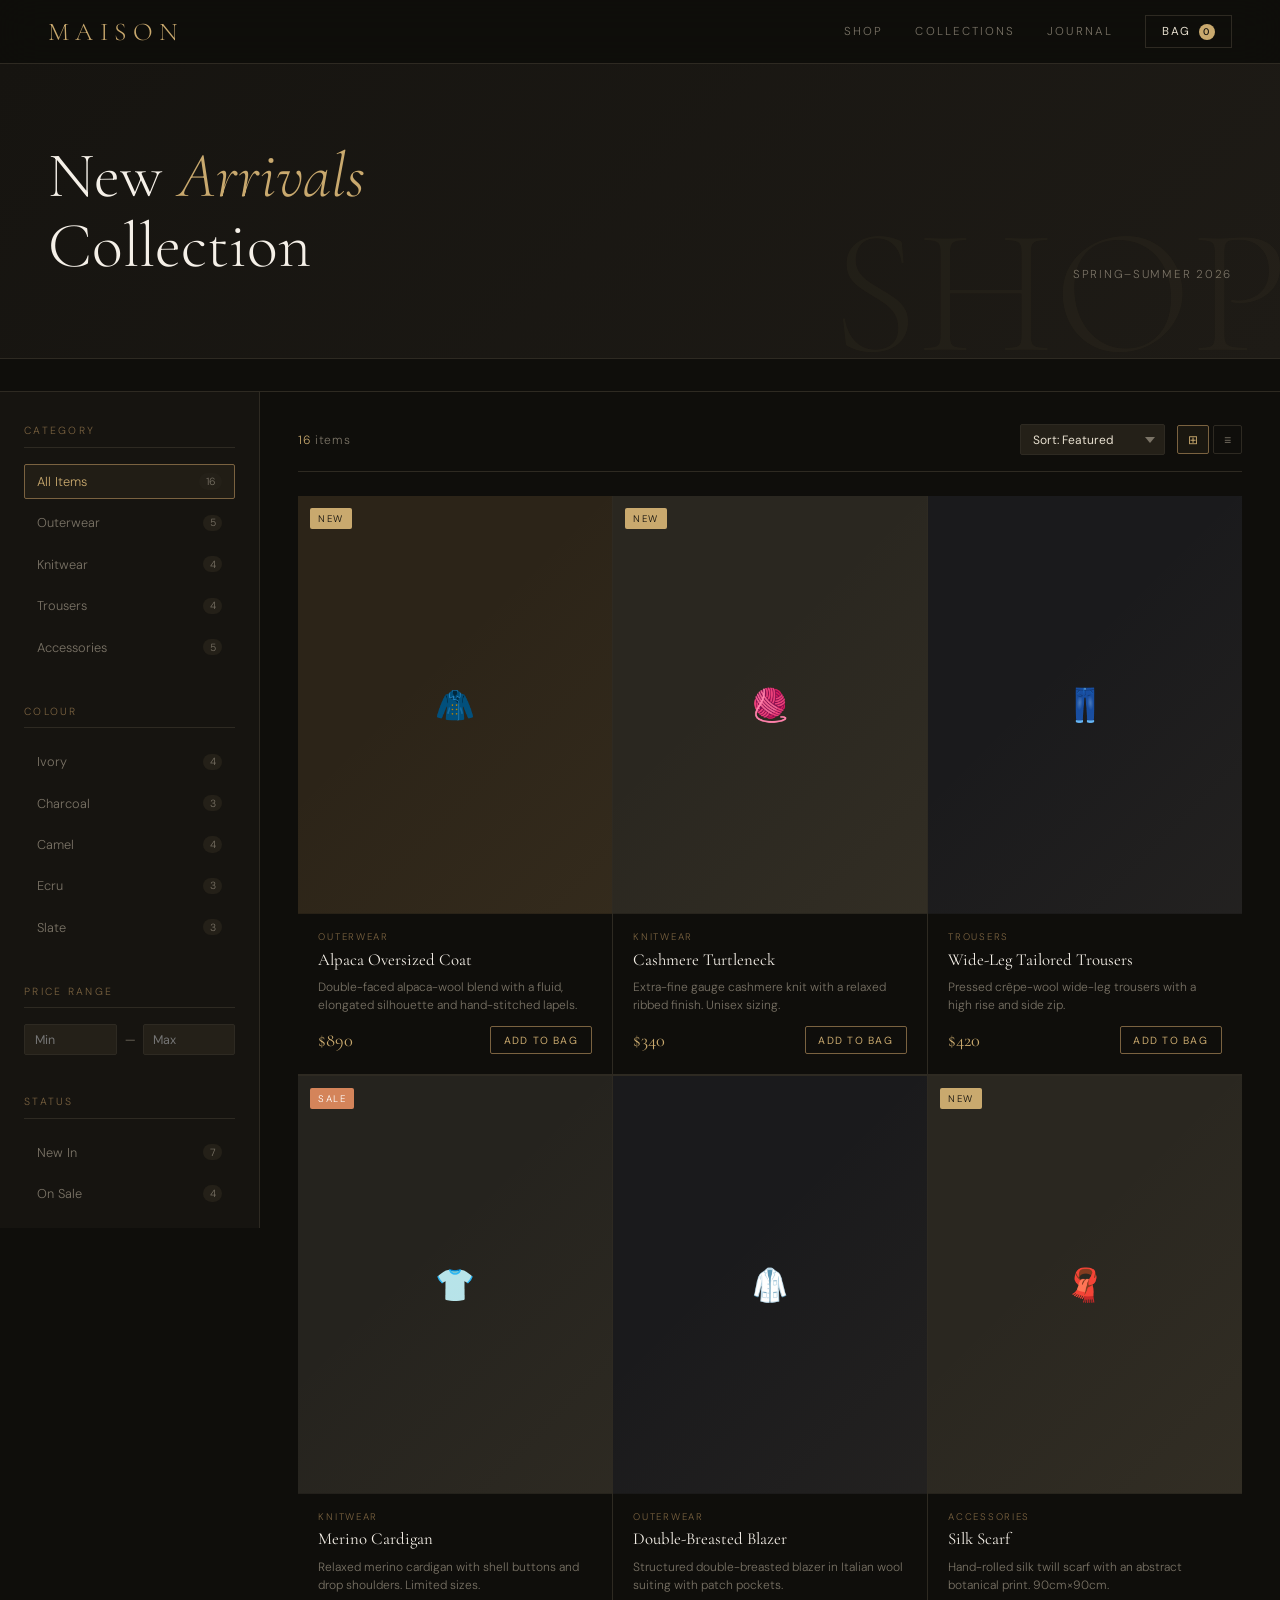
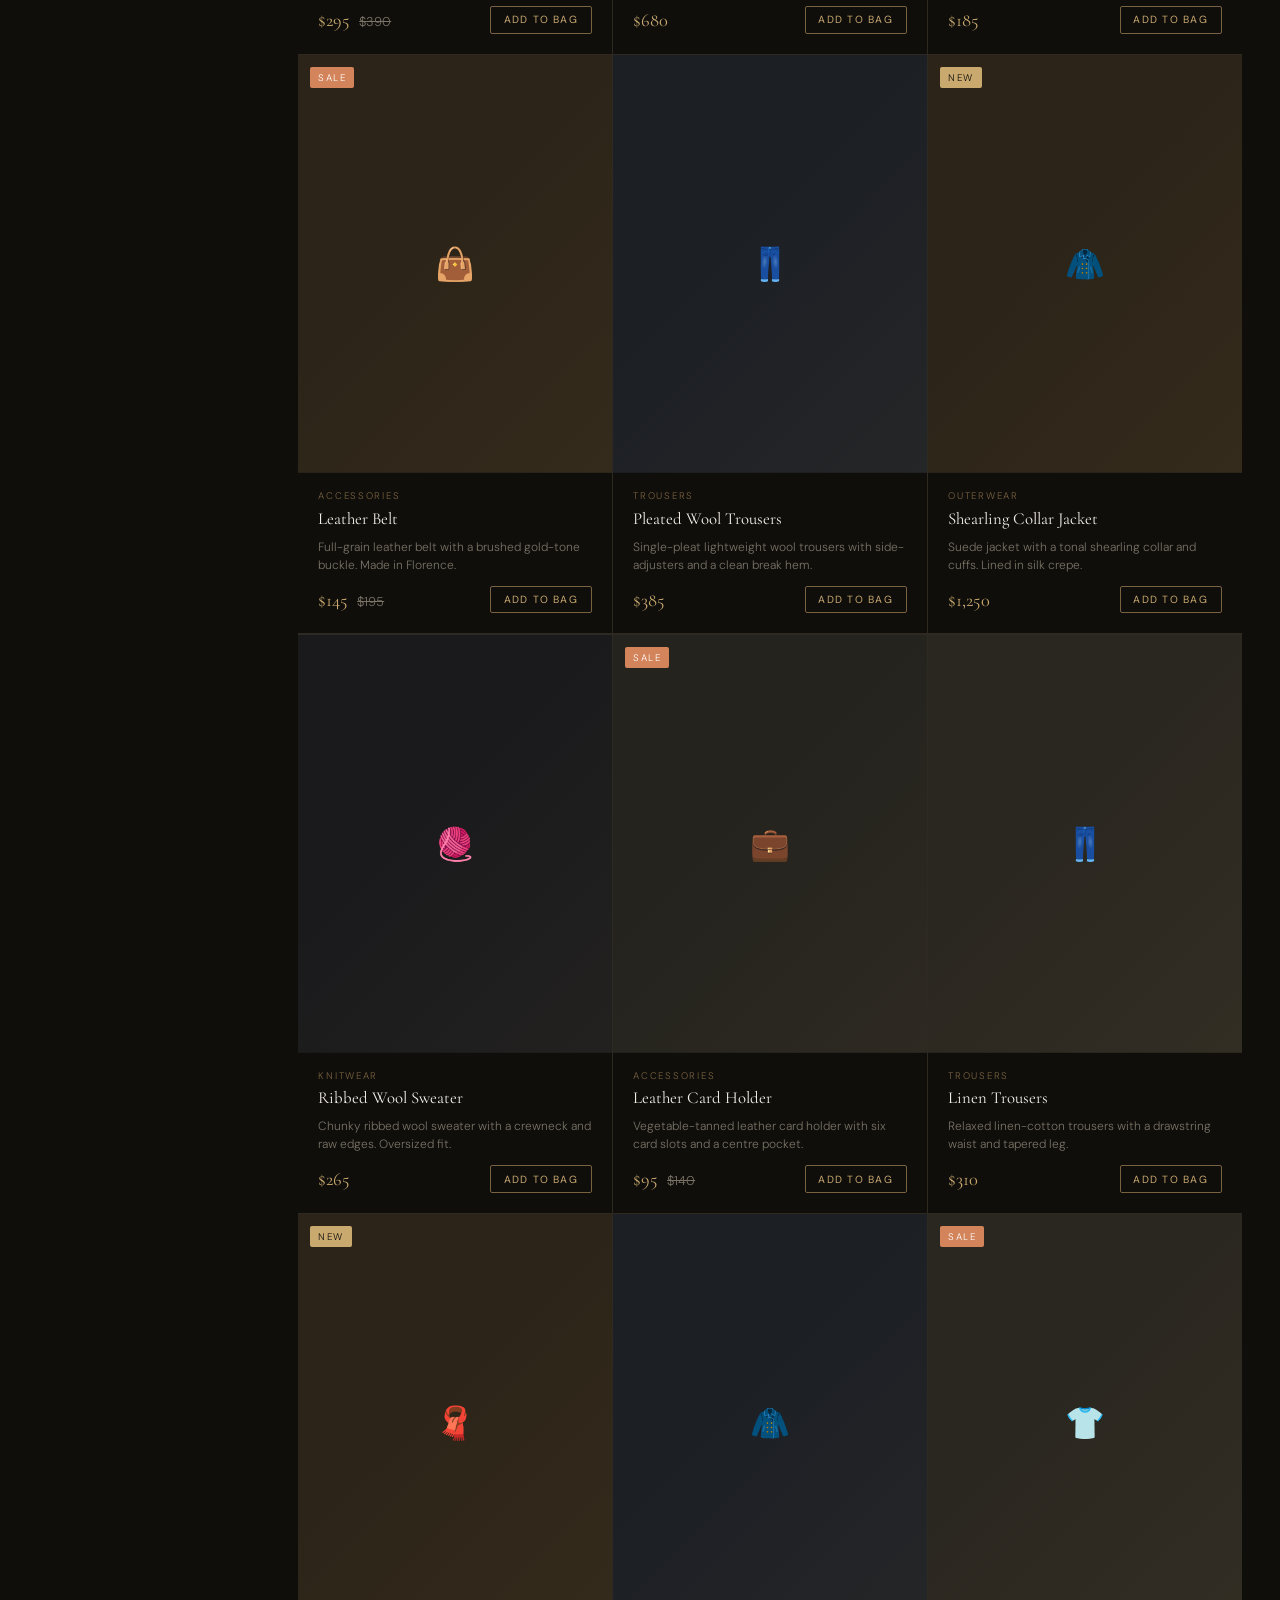
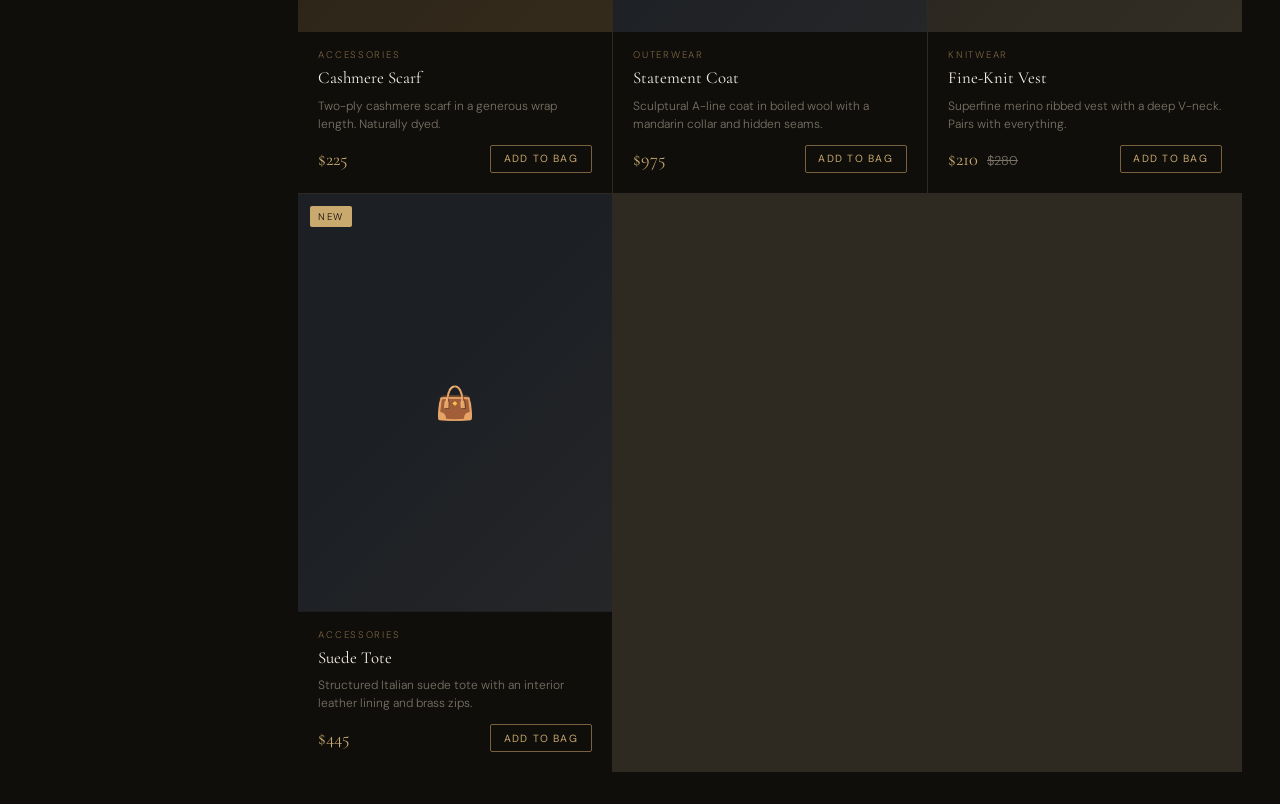
<file: index.html>
<!doctype html>
<html lang="en">
  <head>
    <meta charset="UTF-8" />
    <meta name="viewport" content="width=device-width, initial-scale=1.0" />
    <title>MAISON — Shop</title>
    <link
      href="https://fonts.googleapis.com/css2?family=Cormorant+Garamond:ital,wght@0,300;0,400;0,600;1,300;1,400&family=DM+Sans:wght@300;400;500&display=swap"
      rel="stylesheet"
    />
    <link rel="stylesheet" href="style.css" />
  </head>
  <body>
    <nav>
      <a href="index.html" class="nav-logo">MAISON</a>
      <div class="nav-right">
        <a href="index.html" class="nav-link">Shop</a>
        <a href="#" class="nav-link">Collections</a>
        <a href="#" class="nav-link">Journal</a>
        <button class="cart-btn" onclick="toggleCart()">
          Bag <span class="cart-count" id="cartCount">0</span>
        </button>
      </div>
    </nav>

    <div class="hero-strip">
      <div>
        <h1 class="hero-title">New <em>Arrivals</em><br />Collection</h1>
      </div>
      <div class="hero-meta">Spring–Summer 2026</div>
    </div>

    <!-- Mobile filter bar -->
    <div
      style="
        padding: 1rem clamp(1rem, 3vw, 2.5rem);
        display: flex;
        align-items: center;
        justify-content: space-between;
        border-bottom: 1px solid var(--border);
      "
    >
      <button class="mobile-filter-toggle" onclick="openMobileSidebar()">
        ☰ Filters
      </button>
      <div
        id="activeFiltersBar"
        class="active-filters"
        style="flex: 1; margin: 0 1rem"
      ></div>
    </div>

    <div
      class="sidebar-overlay"
      id="sidebarOverlay"
      onclick="closeMobileSidebar()"
    ></div>

    <div class="shop-layout">
      <aside class="sidebar" id="sidebar">
        <div class="filter-section">
          <div class="filter-heading">Category</div>
          <div class="filter-options" id="categoryFilters">
            <button
              class="filter-chip active"
              onclick="setFilter('category', 'all', this)"
              data-value="all"
            >
              <span>All Items</span><span class="filter-chip-count">16</span>
            </button>
            <button
              class="filter-chip"
              onclick="setFilter('category', 'outerwear', this)"
              data-value="outerwear"
            >
              <span>Outerwear</span><span class="filter-chip-count">5</span>
            </button>
            <button
              class="filter-chip"
              onclick="setFilter('category', 'knitwear', this)"
              data-value="knitwear"
            >
              <span>Knitwear</span><span class="filter-chip-count">4</span>
            </button>
            <button
              class="filter-chip"
              onclick="setFilter('category', 'trousers', this)"
              data-value="trousers"
            >
              <span>Trousers</span><span class="filter-chip-count">4</span>
            </button>
            <button
              class="filter-chip"
              onclick="setFilter('category', 'accessories', this)"
              data-value="accessories"
            >
              <span>Accessories</span><span class="filter-chip-count">5</span>
            </button>
          </div>
        </div>
        <div class="filter-section">
          <div class="filter-heading">Colour</div>
          <div class="filter-options" id="colourFilters">
            <button
              class="filter-chip"
              onclick="setFilter('colour', 'ivory', this)"
              data-value="ivory"
            >
              <span>Ivory</span><span class="filter-chip-count">4</span>
            </button>
            <button
              class="filter-chip"
              onclick="setFilter('colour', 'charcoal', this)"
              data-value="charcoal"
            >
              <span>Charcoal</span><span class="filter-chip-count">3</span>
            </button>
            <button
              class="filter-chip"
              onclick="setFilter('colour', 'camel', this)"
              data-value="camel"
            >
              <span>Camel</span><span class="filter-chip-count">4</span>
            </button>
            <button
              class="filter-chip"
              onclick="setFilter('colour', 'ecru', this)"
              data-value="ecru"
            >
              <span>Ecru</span><span class="filter-chip-count">3</span>
            </button>
            <button
              class="filter-chip"
              onclick="setFilter('colour', 'slate', this)"
              data-value="slate"
            >
              <span>Slate</span><span class="filter-chip-count">3</span>
            </button>
          </div>
        </div>
        <div class="filter-section">
          <div class="filter-heading">Price Range</div>
          <div class="price-inputs">
            <input
              type="number"
              class="price-input"
              id="priceMin"
              placeholder="Min"
              oninput="applyFilters()"
            />
            <span class="price-sep">—</span>
            <input
              type="number"
              class="price-input"
              id="priceMax"
              placeholder="Max"
              oninput="applyFilters()"
            />
          </div>
        </div>
        <div class="filter-section">
          <div class="filter-heading">Status</div>
          <div class="filter-options" id="statusFilters">
            <button
              class="filter-chip"
              onclick="setFilter('status', 'new', this)"
              data-value="new"
            >
              <span>New In</span><span class="filter-chip-count">7</span>
            </button>
            <button
              class="filter-chip"
              onclick="setFilter('status', 'sale', this)"
              data-value="sale"
            >
              <span>On Sale</span><span class="filter-chip-count">4</span>
            </button>
          </div>
        </div>
        <button class="clear-btn" onclick="clearFilters()">
          Clear All Filters
        </button>
      </aside>

      <main class="main-area">
        <div class="toolbar">
          <div class="result-count" id="resultCount"><span>0</span> items</div>
          <div
            style="
              display: flex;
              gap: 0.75rem;
              align-items: center;
              flex-wrap: wrap;
            "
          >
            <select
              class="sort-select"
              id="sortSelect"
              onchange="applyFilters()"
            >
              <option value="default">Sort: Featured</option>
              <option value="price-asc">Price: Low to High</option>
              <option value="price-desc">Price: High to Low</option>
              <option value="name-asc">Name: A–Z</option>
              <option value="newest">Newest First</option>
            </select>
            <div class="view-toggle">
              <button
                class="view-btn active"
                id="gridViewBtn"
                onclick="setView('grid')"
                title="Grid"
              >
                ⊞
              </button>
              <button
                class="view-btn"
                id="listViewBtn"
                onclick="setView('list')"
                title="List"
              >
                ≡
              </button>
            </div>
          </div>
        </div>
        <div class="product-grid" id="productGrid"></div>
      </main>
    </div>

    <div class="cart-overlay" id="cartOverlay" onclick="toggleCart()"></div>
    <div class="cart-drawer" id="cartDrawer">
      <div class="cart-header">
        <span class="cart-title">Your Bag</span>
        <button class="cart-close" onclick="toggleCart()">✕</button>
      </div>
      <div class="cart-items" id="cartItems"></div>
      <div class="cart-footer" id="cartFooter" style="display: none">
        <div class="cart-subtotal">
          <span class="cart-subtotal-label">Subtotal</span>
          <span class="cart-subtotal-value" id="cartTotal">$0</span>
        </div>
        <p class="cart-note">Shipping & taxes calculated at checkout</p>
        <button
          class="checkout-btn"
          onclick="window.location.href = 'checkout.html'"
        >
          Proceed to Checkout
        </button>
      </div>
    </div>

    <div class="toast" id="toast"></div>

    <script src="data.js"></script>
    <script>
      let filters = { category: "all", colour: null, status: null };
      let viewMode = "grid";
      let wishlist = new Set();

      function getFiltered() {
        let list = [...PRODUCTS];
        if (filters.category !== "all")
          list = list.filter((p) => p.category === filters.category);
        if (filters.colour)
          list = list.filter((p) => p.colour === filters.colour);
        if (filters.status)
          list = list.filter((p) => p.status === filters.status);
        const mn = parseFloat(document.getElementById("priceMin").value);
        const mx = parseFloat(document.getElementById("priceMax").value);
        if (!isNaN(mn)) list = list.filter((p) => p.price >= mn);
        if (!isNaN(mx)) list = list.filter((p) => p.price <= mx);
        const sort = document.getElementById("sortSelect").value;
        if (sort === "price-asc") list.sort((a, b) => a.price - b.price);
        if (sort === "price-desc") list.sort((a, b) => b.price - a.price);
        if (sort === "name-asc")
          list.sort((a, b) => a.name.localeCompare(b.name));
        if (sort === "newest")
          list.sort(
            (a, b) =>
              (b.status === "new" ? 1 : 0) - (a.status === "new" ? 1 : 0),
          );
        return list;
      }

      function renderProducts() {
        const grid = document.getElementById("productGrid");
        const products = getFiltered();
        document.getElementById("resultCount").innerHTML =
          `<span>${products.length}</span> item${products.length !== 1 ? "s" : ""}`;
        grid.className =
          "product-grid" + (viewMode === "list" ? " list-view" : "");
        if (!products.length) {
          grid.innerHTML = `<div class="empty-state"><h3>No items found</h3><p>Try adjusting your filters</p></div>`;
          return;
        }
        const cart = Cart.get();
        grid.innerHTML = products
          .map((p, i) => {
            const inCart = cart[p.id]?.qty || 0;
            const liked = wishlist.has(p.id);
            return `<div class="product-card" style="animation-delay:${i * 0.04}s">
      <div class="product-image-wrap">
        <div class="img-placeholder" style="background:${colourBg(p.colour)}">${p.emoji}</div>
        ${p.badge ? `<span class="product-badge badge-${p.badge.toLowerCase()}">${p.badge}</span>` : ""}
        <button class="wishlist-btn ${liked ? "liked" : ""}" onclick="toggleWishlist(${p.id},this)">${liked ? "♥" : "♡"}</button>
        <button class="view-detail-btn" onclick="window.location.href='product.html?id=${p.id}'">View Details →</button>
      </div>
      <div class="product-info">
        <div class="product-category">${p.category}</div>
        <div class="product-name">${p.name}</div>
        <div class="product-desc">${p.desc}</div>
        <div class="product-footer">
          <div>
            <span class="product-price">$${p.price.toLocaleString()}</span>
            ${p.originalPrice ? `<span class="product-price-original">$${p.originalPrice}</span>` : ""}
          </div>
          <button class="add-btn ${inCart ? "added" : ""}" onclick="doAddToCart(${p.id})">
            ${inCart ? `In Bag (${inCart})` : "Add to Bag"}
          </button>
        </div>
      </div>
    </div>`;
          })
          .join("");
        renderActiveFilters();
      }

      function doAddToCart(id) {
        Cart.add(id);
        const p = PRODUCTS.find((x) => x.id === id);
        showToast(`${p.name} added to bag`);
        renderProducts();
        renderCartDrawer();
      }

      function setFilter(type, value, btn) {
        if (type === "category") {
          filters.category = value;
          document
            .querySelectorAll("#categoryFilters .filter-chip")
            .forEach((b) => b.classList.remove("active"));
        } else if (type === "colour") {
          filters.colour = filters.colour === value ? null : value;
          document
            .querySelectorAll("#colourFilters .filter-chip")
            .forEach((b) => b.classList.remove("active"));
          if (filters.colour) btn.classList.add("active");
          applyFilters();
          return;
        } else if (type === "status") {
          filters.status = filters.status === value ? null : value;
          document
            .querySelectorAll("#statusFilters .filter-chip")
            .forEach((b) => b.classList.remove("active"));
          if (filters.status) btn.classList.add("active");
          applyFilters();
          return;
        }
        btn.classList.add("active");
        applyFilters();
      }

      function applyFilters() {
        renderProducts();
      }

      function clearFilters() {
        filters = { category: "all", colour: null, status: null };
        document.getElementById("priceMin").value = "";
        document.getElementById("priceMax").value = "";
        document.getElementById("sortSelect").value = "default";
        document
          .querySelectorAll(".filter-chip")
          .forEach((b) => b.classList.remove("active"));
        document.querySelector('[data-value="all"]').classList.add("active");
        renderProducts();
      }

      function renderActiveFilters() {
        const bar = document.getElementById("activeFiltersBar");
        const pills = [];
        if (filters.category !== "all")
          pills.push({ label: filters.category, key: "category" });
        if (filters.colour)
          pills.push({ label: filters.colour, key: "colour" });
        if (filters.status)
          pills.push({ label: filters.status, key: "status" });
        bar.innerHTML = pills
          .map(
            (p) =>
              `<span class="active-pill" onclick="removeFilter('${p.key}')">${p.label} ✕</span>`,
          )
          .join("");
      }

      function removeFilter(key) {
        if (key === "category") {
          filters.category = "all";
          document
            .querySelectorAll("#categoryFilters .filter-chip")
            .forEach((b) => b.classList.remove("active"));
          document.querySelector('[data-value="all"]').classList.add("active");
        } else if (key === "colour") {
          filters.colour = null;
          document
            .querySelectorAll("#colourFilters .filter-chip")
            .forEach((b) => b.classList.remove("active"));
        } else if (key === "status") {
          filters.status = null;
          document
            .querySelectorAll("#statusFilters .filter-chip")
            .forEach((b) => b.classList.remove("active"));
        }
        renderProducts();
      }

      function setView(v) {
        viewMode = v;
        document
          .getElementById("gridViewBtn")
          .classList.toggle("active", v === "grid");
        document
          .getElementById("listViewBtn")
          .classList.toggle("active", v === "list");
        renderProducts();
      }

      function toggleWishlist(id, btn) {
        if (wishlist.has(id)) {
          wishlist.delete(id);
          btn.innerHTML = "♡";
          btn.classList.remove("liked");
        } else {
          wishlist.add(id);
          btn.innerHTML = "♥";
          btn.classList.add("liked");
          showToast("Added to wishlist");
        }
      }

      function openMobileSidebar() {
        document.getElementById("sidebar").classList.add("mobile-open");
        document.getElementById("sidebarOverlay").classList.add("show");
      }
      function closeMobileSidebar() {
        document.getElementById("sidebar").classList.remove("mobile-open");
        document.getElementById("sidebarOverlay").classList.remove("show");
      }

      renderProducts();
    </script>
  </body>
</html>
</file>
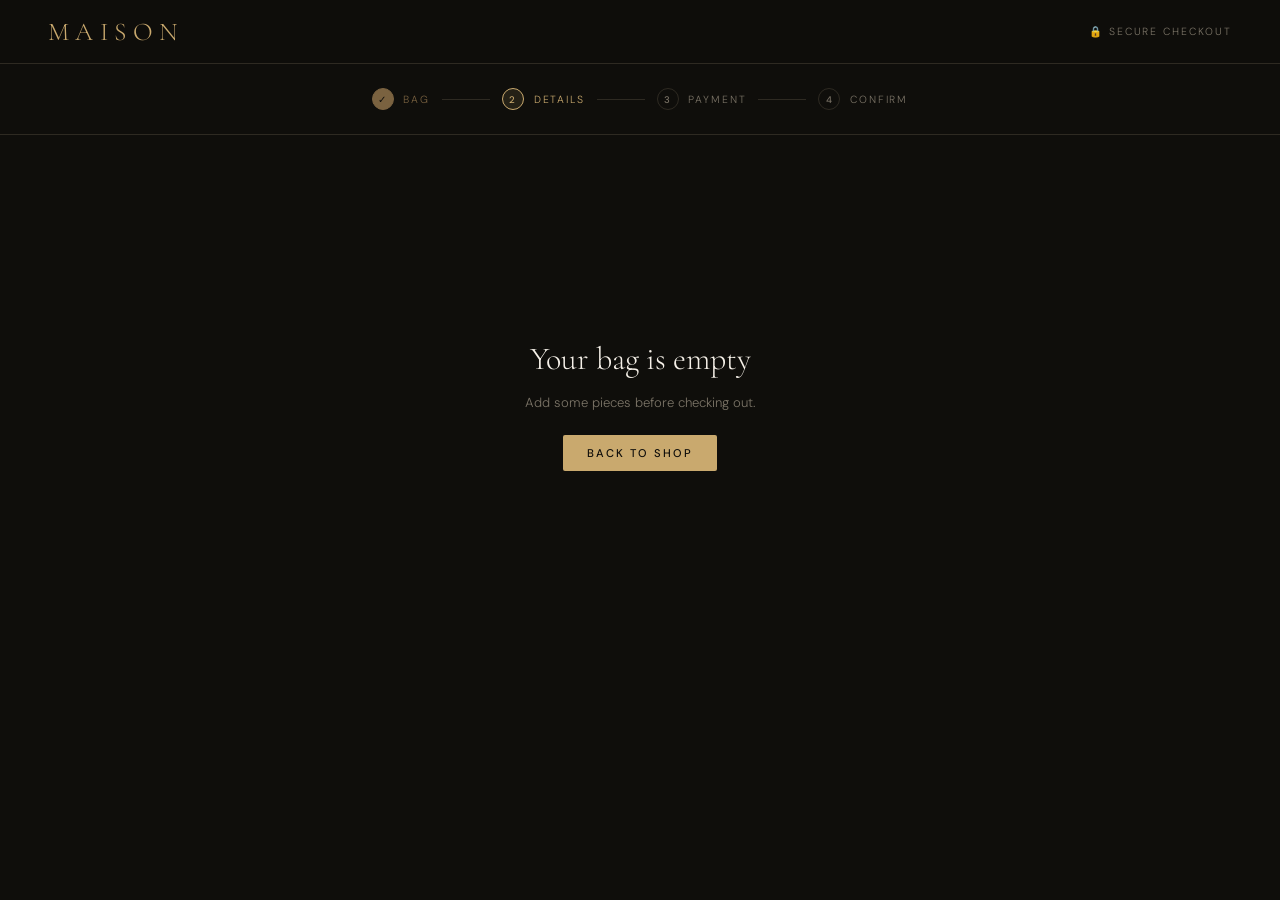
<file: checkout.html>
<!doctype html>
<html lang="en">
  <head>
    <meta charset="UTF-8" />
    <meta name="viewport" content="width=device-width, initial-scale=1.0" />
    <title>MAISON — Checkout</title>
    <link
      href="https://fonts.googleapis.com/css2?family=Cormorant+Garamond:ital,wght@0,300;0,400;0,600;1,300;1,400&family=DM+Sans:wght@300;400;500&display=swap"
      rel="stylesheet"
    />
    <link rel="stylesheet" href="checkout.css" />
  </head>
  <body>
    <nav>
      <a href="index.html" class="nav-logo">MAISON</a>
      <div class="nav-secure">🔒 Secure Checkout</div>
    </nav>

    <!-- STEPS -->
    <div class="steps">
      <div class="step done" id="step1">
        <span class="step-num">✓</span><span>Bag</span>
      </div>
      <div class="step-line"></div>
      <div class="step active" id="step2">
        <span class="step-num">2</span><span>Details</span>
      </div>
      <div class="step-line"></div>
      <div class="step" id="step3">
        <span class="step-num">3</span><span>Payment</span>
      </div>
      <div class="step-line"></div>
      <div class="step" id="step4">
        <span class="step-num">4</span><span>Confirm</span>
      </div>
    </div>

    <div id="mainContent"></div>

    <!-- SUCCESS MODAL -->
    <div class="success-overlay" id="successOverlay">
      <div class="success-modal">
        <div class="success-icon">✦</div>
        <h2 class="success-title">Order Placed</h2>
        <p class="success-msg">
          Thank you for your order. We'll send a confirmation to your email
          shortly. Your pieces will be carefully packaged and dispatched within
          2 business days.
        </p>
        <p class="order-number">
          Order reference: <span class="success-order-num" id="orderRef"></span>
        </p>
        <button class="back-btn" onclick="finishOrder()">
          Continue Shopping
        </button>
      </div>
    </div>

    <div class="toast" id="toast"></div>

    <script src="data.js"></script>
    <script>
      function renderCheckout() {
        const cart = Cart.get();
        const items = Object.values(cart);
        const main = document.getElementById("mainContent");

        if (!items.length) {
          main.innerHTML = `<div class="empty-checkout">
      <h2>Your bag is empty</h2>
      <p>Add some pieces before checking out.</p>
      <a href="index.html">Back to Shop</a>
    </div>`;
          return;
        }

        const subtotal = Cart.total();
        const shipping = subtotal >= 200 ? 0 : 15;
        let discount = 0;
        let promoApplied = false;

        main.innerHTML = `<div class="checkout-layout">
    <!-- FORM -->
    <div class="form-section">
      <!-- CONTACT -->
      <h2 class="section-title">Contact Information</h2>
      <div class="form-row">
        <div class="field">
          <label>Email Address</label>
          <input type="email" id="fEmail" placeholder="you@example.com" oninput="validateField(this,'email')">
          <span class="err-msg">Please enter a valid email</span>
        </div>
      </div>
      <div class="checkbox-row">
        <input type="checkbox" id="emailOptIn" checked>
        <span>Receive order updates and MAISON news</span>
      </div>

      <div class="divider"></div>

      <!-- DELIVERY -->
      <h2 class="section-title">Delivery Address</h2>
      <div class="form-row two">
        <div class="field"><label>First Name</label><input type="text" id="fFirst" placeholder="First" oninput="validateField(this,'name')"><span class="err-msg">Required</span></div>
        <div class="field"><label>Last Name</label><input type="text" id="fLast" placeholder="Last" oninput="validateField(this,'name')"><span class="err-msg">Required</span></div>
      </div>
      <div class="form-row">
        <div class="field"><label>Address Line 1</label><input type="text" id="fAddr1" placeholder="Street address" oninput="validateField(this,'name')"><span class="err-msg">Required</span></div>
      </div>
      <div class="form-row">
        <div class="field"><label>Address Line 2 <span style="color:var(--muted)">(optional)</span></label><input type="text" id="fAddr2" placeholder="Apartment, suite, etc."></div>
      </div>
      <div class="form-row three">
        <div class="field"><label>City</label><input type="text" id="fCity" placeholder="City" oninput="validateField(this,'name')"><span class="err-msg">Required</span></div>
        <div class="field"><label>State / Region</label><input type="text" id="fState" placeholder="State" oninput="validateField(this,'name')"><span class="err-msg">Required</span></div>
        <div class="field"><label>Postcode</label><input type="text" id="fZip" placeholder="ZIP" oninput="validateField(this,'zip')"><span class="err-msg">Invalid</span></div>
      </div>
      <div class="form-row">
        <div class="field">
          <label>Country</label>
          <select id="fCountry">
            <option value="">Select country</option>
            <option selected>United States</option><option>United Kingdom</option><option>India</option>
            <option>Australia</option><option>Canada</option><option>France</option><option>Germany</option><option>Italy</option><option>Japan</option>
          </select>
        </div>
      </div>

      <div class="divider"></div>

      <!-- PAYMENT -->
      <h2 class="section-title">Payment Details</h2>
      <div class="payment-icons">
        <span class="pay-icon">VISA</span><span class="pay-icon">MC</span><span class="pay-icon">AMEX</span><span class="pay-icon">PayPal</span><span class="pay-icon">Apple Pay</span>
      </div>
      <div class="form-row">
        <div class="field">
          <label>Cardholder Name</label>
          <input type="text" id="fCardName" placeholder="Name on card" oninput="validateField(this,'name')">
          <span class="err-msg">Required</span>
        </div>
      </div>
      <div class="form-row">
        <div class="field">
          <label>Card Number</label>
          <div class="card-input-wrap">
            <input type="text" id="fCardNum" placeholder="0000 0000 0000 0000" maxlength="19" oninput="formatCard(this)" style="width:100%">
            <span class="card-type" id="cardType"></span>
          </div>
          <span class="err-msg">Enter a valid 16-digit number</span>
        </div>
      </div>
      <div class="form-row two">
        <div class="field"><label>Expiry Date</label><input type="text" id="fExpiry" placeholder="MM / YY" maxlength="7" oninput="formatExpiry(this)"><span class="err-msg">Invalid date</span></div>
        <div class="field"><label>CVV</label><input type="text" id="fCvv" placeholder="•••" maxlength="4" oninput="validateField(this,'cvv')"><span class="err-msg">Invalid CVV</span></div>
      </div>
      <div class="checkbox-row">
        <input type="checkbox" id="savePay">
        <span>Save card for future purchases</span>
      </div>

      <button class="submit-btn" id="submitBtn" onclick="submitOrder()">
        <span class="btn-text">Place Order — $${(subtotal + shipping).toLocaleString()}</span>
      </button>
      <p class="secure-note">🔒 256-bit SSL encryption · Your data is never stored</p>
    </div>

    <!-- SUMMARY -->
    <div class="summary-section">
      <div class="summary-title">Order Summary (${items.reduce((s, i) => s + i.qty, 0)} items)</div>

      <div id="orderItems">
        ${items
          .map(
            (i) => `
          <div class="order-item">
            <div class="order-item-img">
              ${i.product.emoji}
              <span class="order-qty-badge">${i.qty}</span>
            </div>
            <div class="order-item-info">
              <div class="order-item-name">${i.product.name}</div>
              <div class="order-item-cat">${i.product.category}</div>
            </div>
            <div class="order-item-price">$${(i.product.price * i.qty).toLocaleString()}</div>
          </div>`,
          )
          .join("")}
      </div>

      <!-- PROMO -->
      <div class="promo-row">
        <input type="text" class="promo-input" id="promoInput" placeholder="Promo code">
        <button class="promo-btn" onclick="applyPromo()">Apply</button>
      </div>
      <div class="promo-success" id="promoSuccess">✓ Code applied — 10% off</div>

      <!-- TOTALS -->
      <div class="total-divider"></div>
      <div class="total-row"><span>Subtotal</span><span>$${subtotal.toLocaleString()}</span></div>
      <div class="total-row shipping"><span>Shipping</span><span>${shipping === 0 ? "Free" : "$" + shipping}</span></div>
      <div class="total-row discount" id="discountRow" style="display:none"><span>Promo discount</span><span id="discountVal"></span></div>
      <div class="total-divider"></div>
      <div class="grand-total">
        <span class="grand-total-label">Total</span>
        <span class="grand-total-value" id="grandTotalVal">$${(subtotal + shipping).toLocaleString()}</span>
      </div>
      <p style="font-size:.65rem;color:var(--muted);margin-top:.5rem">Including all taxes</p>
    </div>
  </div>`;

        // store for promo use
        window._subtotal = subtotal;
        window._shipping = shipping;
        window._discount = 0;
      }

      // ── Validation ──────────────────────────────────────────
      function validateField(input, type) {
        let valid = false;
        const v = input.value.trim();
        if (type === "email") valid = /^[^\s@]+@[^\s@]+\.[^\s@]+$/.test(v);
        else if (type === "name") valid = v.length >= 2;
        else if (type === "zip")
          valid = /^\d{4,10}$/.test(v.replace(/\s/g, ""));
        else if (type === "cvv") valid = /^\d{3,4}$/.test(v);
        else if (type === "card") valid = v.replace(/\s/g, "").length === 16;
        input.classList.toggle("error", !valid && v.length > 0);
        input.classList.toggle("valid", valid);
        return valid;
      }

      function formatCard(input) {
        let v = input.value.replace(/\D/g, "").slice(0, 16);
        input.value = v.replace(/(.{4})/g, "$1 ").trim();
        const t = document.getElementById("cardType");
        if (v.startsWith("4")) t.textContent = "VISA";
        else if (/^5[1-5]/.test(v)) t.textContent = "MC";
        else if (/^3[47]/.test(v)) t.textContent = "AMEX";
        else t.textContent = "";
        validateField(input, "card");
      }

      function formatExpiry(input) {
        let v = input.value.replace(/\D/g, "").slice(0, 4);
        if (v.length >= 3) v = v.slice(0, 2) + " / " + v.slice(2);
        input.value = v;
      }

      // ── Promo Code ──────────────────────────────────────────
      function applyPromo() {
        const code = document
          .getElementById("promoInput")
          .value.trim()
          .toUpperCase();
        const sub = window._subtotal;
        const ship = window._shipping;
        if (code === "MAISON10" || code === "FORM10" || code === "SAVE10") {
          window._discount = Math.round(sub * 0.1);
          const total = sub + ship - window._discount;
          document.getElementById("discountRow").style.display = "flex";
          document.getElementById("discountVal").textContent =
            "-$" + window._discount;
          document.getElementById("grandTotalVal").textContent =
            "$" + total.toLocaleString();
          document.getElementById("promoSuccess").style.display = "block";
          document
            .getElementById("submitBtn")
            .querySelector(".btn-text").textContent =
            `Place Order — $${total.toLocaleString()}`;
          showToast("Promo code applied — 10% off!");
        } else {
          showToast("Invalid promo code");
        }
      }

      // ── Submit ───────────────────────────────────────────────
      function submitOrder() {
        const fields = [
          { id: "fEmail", type: "email" },
          { id: "fFirst", type: "name" },
          { id: "fLast", type: "name" },
          { id: "fAddr1", type: "name" },
          { id: "fCity", type: "name" },
          { id: "fState", type: "name" },
          { id: "fZip", type: "zip" },
          { id: "fCardName", type: "name" },
          { id: "fCardNum", type: "card" },
          { id: "fCvv", type: "cvv" },
        ];
        let allValid = true;
        fields.forEach((f) => {
          const el = document.getElementById(f.id);
          if (!validateField(el, f.type)) {
            allValid = false;
            if (allValid === false)
              el.scrollIntoView({ behavior: "smooth", block: "center" });
          }
        });
        if (!allValid) {
          showToast("Please fill in all required fields");
          return;
        }

        const btn = document.getElementById("submitBtn");
        btn.classList.add("loading");
        btn.disabled = true;

        // simulate order processing
        setTimeout(() => {
          const ref =
            "MSN-" + Math.random().toString(36).substr(2, 8).toUpperCase();
          document.getElementById("orderRef").textContent = ref;
          document.getElementById("successOverlay").classList.add("show");
          // Update steps
          document.getElementById("step3").classList.add("done");
          document
            .getElementById("step3")
            .querySelector(".step-num").textContent = "✓";
          document.getElementById("step4").classList.add("active");
        }, 1800);
      }

      function finishOrder() {
        Cart.clear();
        window.location.href = "index.html";
      }

      // ── Scroll-triggered step highlight ──────────────────────
      window.addEventListener("scroll", () => {
        const paySection = document.getElementById("fCardNum");
        if (!paySection) return;
        const rect = paySection.getBoundingClientRect();
        if (rect.top < window.innerHeight) {
          document.getElementById("step3").classList.add("active");
        }
      });

      renderCheckout();
    </script>
  </body>
</html>
</file>
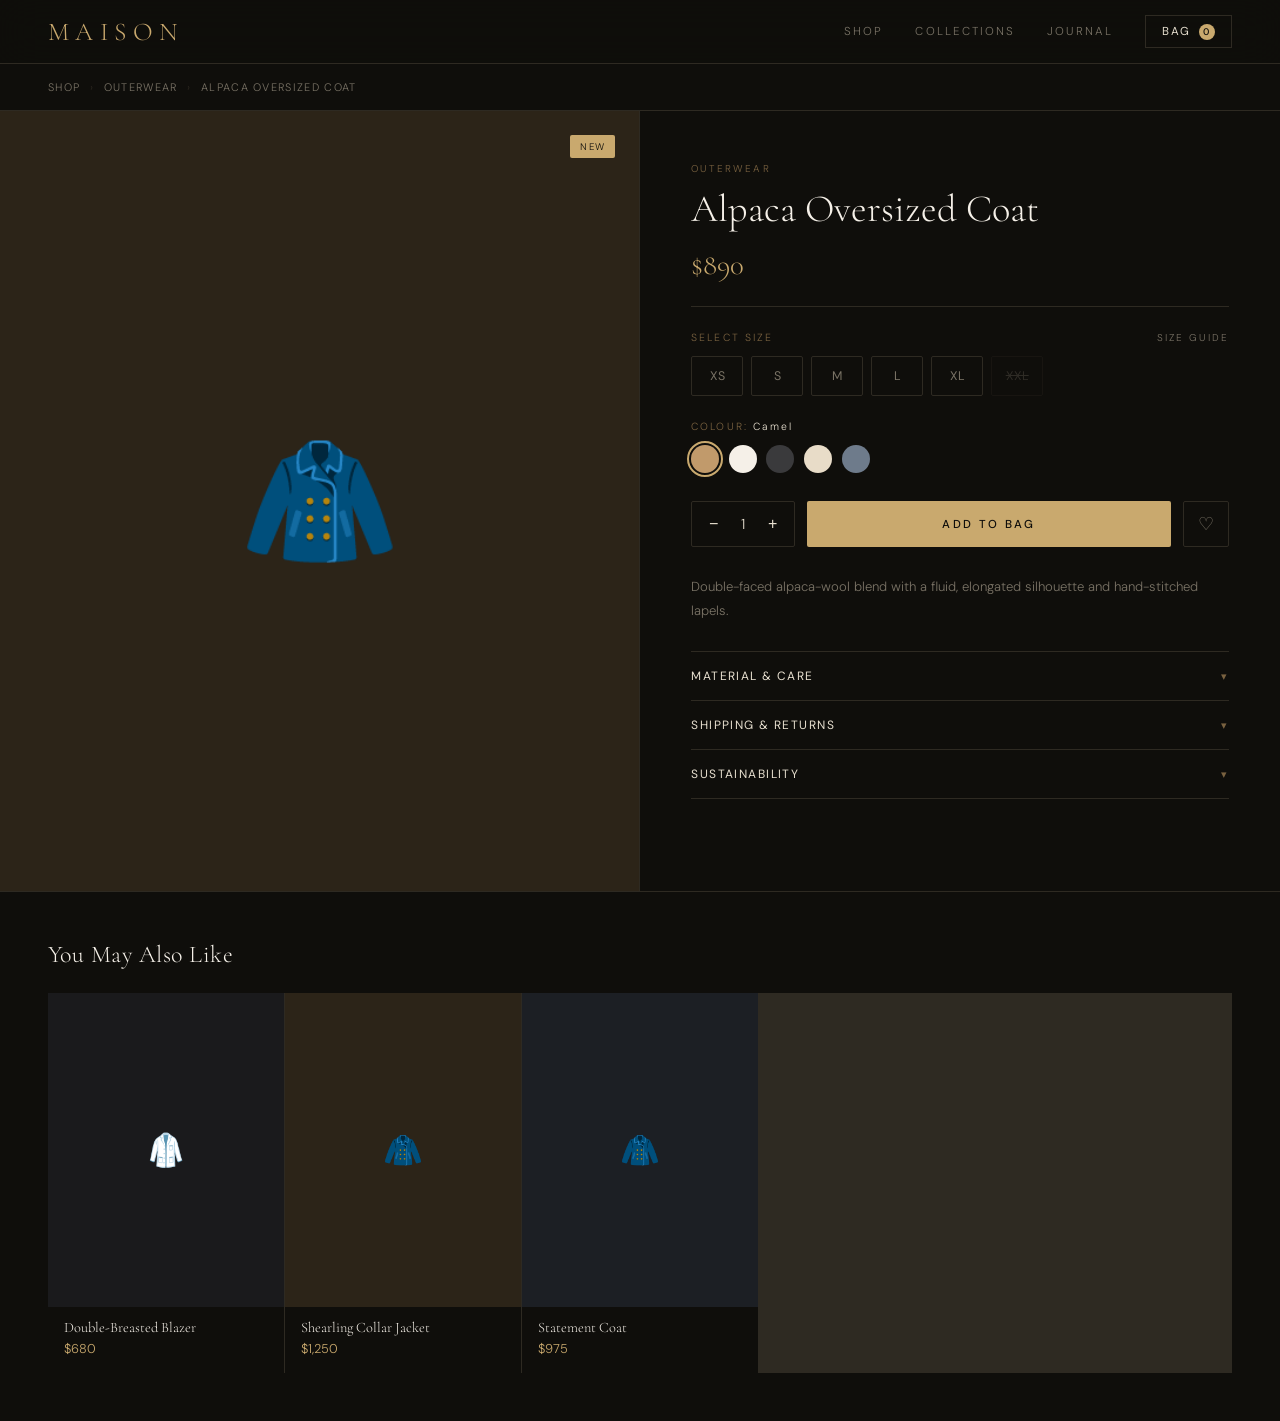
<file: product.html>
<!doctype html>
<html lang="en">
  <head>
    <meta charset="UTF-8" />
    <meta name="viewport" content="width=device-width, initial-scale=1.0" />
    <title>MAISON — Product</title>
    <link
      href="https://fonts.googleapis.com/css2?family=Cormorant+Garamond:ital,wght@0,300;0,400;0,600;1,300;1,400&family=DM+Sans:wght@300;400;500&display=swap"
      rel="stylesheet"
    />
    <link rel="stylesheet" href="product.css" />
  </head>
  <body>
    <nav>
      <a href="index.html" class="nav-logo">MAISON</a>
      <div class="nav-right">
        <a href="index.html" class="nav-link">Shop</a>
        <a href="#" class="nav-link">Collections</a>
        <a href="#" class="nav-link">Journal</a>
        <button class="cart-btn" onclick="toggleCart()">
          Bag <span class="cart-count" id="cartCount">0</span>
        </button>
      </div>
    </nav>

    <div class="breadcrumb">
      <a href="index.html">Shop</a>
      <span class="breadcrumb-sep">›</span>
      <span id="bcCategory">—</span>
      <span class="breadcrumb-sep">›</span>
      <span id="bcName">—</span>
    </div>

    <div class="product-layout">
      <!-- IMAGE PANEL -->
      <div class="image-panel">
        <div class="thumb-rail" id="thumbRail"></div>
        <div
          class="main-image"
          id="mainImage"
          style="background: var(--surface)"
        ></div>
        <span class="img-badge" id="imgBadge" style="display: none"></span>
      </div>

      <!-- INFO PANEL -->
      <div class="info-panel">
        <div class="p-category" id="pCategory"></div>
        <h1 class="p-name" id="pName"></h1>

        <div class="p-price-row">
          <span class="p-price" id="pPrice"></span>
          <span class="p-original" id="pOriginal" style="display: none"></span>
          <span class="p-savings" id="pSavings" style="display: none"></span>
        </div>

        <!-- SIZE -->
        <div class="option-label">
          <span>Select Size</span>
          <span class="size-link">Size Guide</span>
        </div>
        <div class="size-grid" id="sizeGrid"></div>

        <!-- COLOUR -->
        <div class="option-label">
          <span
            >Colour:
            <span
              id="selectedColour"
              style="color: var(--text); text-transform: capitalize"
            ></span
          ></span>
        </div>
        <div class="colour-grid" id="colourGrid"></div>

        <!-- QTY + ADD -->
        <div class="add-row">
          <div class="qty-control">
            <button onclick="changeLocalQty(-1)">−</button>
            <span id="localQty">1</span>
            <button onclick="changeLocalQty(1)">+</button>
          </div>
          <button
            class="main-add-btn"
            id="mainAddBtn"
            onclick="addThisToCart()"
          >
            Add to Bag
          </button>
          <button class="wishlist-heart" id="heartBtn" onclick="toggleHeart()">
            ♡
          </button>
        </div>

        <p class="p-desc" id="pDesc"></p>

        <!-- ACCORDION -->
        <div class="accordion">
          <div class="accord-item">
            <button class="accord-btn" onclick="toggleAccord(this)">
              <span>Material & Care</span><span class="accord-arrow">▾</span>
            </button>
            <div class="accord-body">
              <ul id="accordMaterial"></ul>
            </div>
          </div>
          <div class="accord-item">
            <button class="accord-btn" onclick="toggleAccord(this)">
              <span>Shipping & Returns</span><span class="accord-arrow">▾</span>
            </button>
            <div class="accord-body">
              <p>
                Free standard shipping on orders over $200. Express options
                available at checkout. Returns accepted within 30 days in
                original condition.
              </p>
            </div>
          </div>
          <div class="accord-item">
            <button class="accord-btn" onclick="toggleAccord(this)">
              <span>Sustainability</span><span class="accord-arrow">▾</span>
            </button>
            <div class="accord-body">
              <p>
                All MAISON pieces are produced in limited quantities using
                certified natural fibres. Our packaging is fully compostable. We
                partner with artisan workshops paying living wages.
              </p>
            </div>
          </div>
        </div>
      </div>
    </div>

    <!-- RELATED -->
    <div class="related-section">
      <h2 class="section-heading">You May Also Like</h2>
      <div class="related-grid" id="relatedGrid"></div>
    </div>

    <!-- CART -->
    <div class="cart-overlay" id="cartOverlay" onclick="toggleCart()"></div>
    <div class="cart-drawer" id="cartDrawer">
      <div class="cart-header">
        <span class="cart-title">Your Bag</span>
        <button class="cart-close" onclick="toggleCart()">✕</button>
      </div>
      <div class="cart-items" id="cartItems"></div>
      <div class="cart-footer" id="cartFooter" style="display: none">
        <div class="cart-subtotal">
          <span class="cart-subtotal-label">Subtotal</span>
          <span class="cart-subtotal-value" id="cartTotal">$0</span>
        </div>
        <p class="cart-note">Shipping & taxes calculated at checkout</p>
        <button
          class="checkout-btn"
          onclick="window.location.href = 'checkout.html'"
        >
          Proceed to Checkout
        </button>
      </div>
    </div>

    <div class="toast" id="toast"></div>

    <script src="data.js"></script>
    <script>
      // Read product ID from URL
      const params = new URLSearchParams(window.location.search);
      const productId = parseInt(params.get("id")) || 1;
      const product = PRODUCTS.find((p) => p.id === productId) || PRODUCTS[0];

      let localQty = 1;
      let selectedSize = null;
      let isWished = false;

      const SIZES = ["XS", "S", "M", "L", "XL", "XXL"];
      const SOLDOUT = ["XXL"];
      const COLOURS = {
        camel: "#C19A6B",
        ivory: "#F5F0E8",
        charcoal: "#3a3a3c",
        ecru: "#E8DCC8",
        slate: "#6E7B8B",
      };
      const MATERIALS = {
        outerwear: [
          "Outer: 80% Alpaca, 20% Wool",
          "Lining: 100% Silk Crepe",
          "Dry clean only",
          "Made in Italy",
        ],
        knitwear: [
          "100% Grade-A Cashmere",
          "Hand wash cold",
          "Lay flat to dry",
          "Made in Scotland",
        ],
        trousers: [
          "98% Wool, 2% Elastane",
          "Dry clean recommended",
          "Press on reverse",
          "Made in Italy",
        ],
        accessories: [
          "Full-grain leather",
          "Condition regularly",
          "Store away from heat",
          "Handmade in Florence",
        ],
      };

      function init() {
        // breadcrumb
        document.getElementById("bcCategory").textContent = product.category;
        document.getElementById("bcName").textContent = product.name;

        // badge
        if (product.badge) {
          const b = document.getElementById("imgBadge");
          b.textContent = product.badge;
          b.className = `img-badge badge-${product.badge.toLowerCase()}`;
          b.style.display = "block";
        }

        // main image + thumbnails
        document.getElementById("mainImage").style.background = colourBg(
          product.colour,
        );
        document.getElementById("mainImage").innerHTML =
          `<span style="font-size:clamp(4rem,10vw,9rem)">${product.emoji}</span>`;
        const thumbEmojis = ["🪞", "🧵", "📐"];
        document.getElementById("thumbRail").innerHTML = [
          `<div class="thumb active" onclick="selectThumb(this,'${product.emoji}')">${product.emoji}</div>`,
        ]
          .concat(
            thumbEmojis.map(
              (e) =>
                `<div class="thumb" onclick="selectThumb(this,'${e}')">${e}</div>`,
            ),
          )
          .join("");

        // category + name + price
        document.getElementById("pCategory").textContent = product.category;
        document.getElementById("pName").textContent = product.name;
        document.getElementById("pPrice").textContent =
          "$" + product.price.toLocaleString();
        if (product.originalPrice) {
          document.getElementById("pOriginal").textContent =
            "$" + product.originalPrice;
          document.getElementById("pOriginal").style.display = "inline";
          const saved = product.originalPrice - product.price;
          document.getElementById("pSavings").textContent = `Save $${saved}`;
          document.getElementById("pSavings").style.display = "inline";
        }

        // sizes
        document.getElementById("sizeGrid").innerHTML = SIZES.map(
          (s) => `
    <button class="size-btn ${SOLDOUT.includes(s) ? "soldout" : ""}" onclick="selectSize(this,'${s}')" ${SOLDOUT.includes(s) ? "disabled" : ""}>${s}</button>`,
        ).join("");

        // colours
        const cols = ["camel", "ivory", "charcoal", "ecru", "slate"];
        document.getElementById("colourGrid").innerHTML = cols
          .map(
            (c, i) => `
    <button class="colour-swatch ${i === 0 ? "active" : ""}" style="background:${COLOURS[c] || "#888"}" title="${c}" onclick="selectColour(this,'${c}')"></button>`,
          )
          .join("");
        document.getElementById("selectedColour").textContent = product.colour;

        // description
        document.getElementById("pDesc").textContent = product.desc;

        // materials
        const mats = MATERIALS[product.category] || MATERIALS["knitwear"];
        document.getElementById("accordMaterial").innerHTML = mats
          .map((m) => `<li>${m}</li>`)
          .join("");

        // related
        const related = PRODUCTS.filter(
          (p) => p.id !== product.id && p.category === product.category,
        ).slice(0, 4);
        if (related.length < 2)
          related.push(
            ...PRODUCTS.filter((p) => p.id !== product.id).slice(
              0,
              4 - related.length,
            ),
          );
        document.getElementById("relatedGrid").innerHTML = related
          .map(
            (p) => `
    <div class="related-card" onclick="window.location.href='product.html?id=${p.id}'">
      <div class="related-img" style="background:${colourBg(p.colour)}">${p.emoji}</div>
      <div class="related-info">
        <div class="related-name">${p.name}</div>
        <div class="related-price">$${p.price.toLocaleString()}</div>
      </div>
    </div>`,
          )
          .join("");
      }

      function selectThumb(el, emoji) {
        document
          .querySelectorAll(".thumb")
          .forEach((t) => t.classList.remove("active"));
        el.classList.add("active");
        document.getElementById("mainImage").innerHTML =
          `<span style="font-size:clamp(4rem,10vw,9rem)">${emoji}</span>`;
      }

      function selectSize(btn, size) {
        document
          .querySelectorAll(".size-btn")
          .forEach((b) => b.classList.remove("active"));
        btn.classList.add("active");
        selectedSize = size;
      }

      function selectColour(swatch, colour) {
        document
          .querySelectorAll(".colour-swatch")
          .forEach((s) => s.classList.remove("active"));
        swatch.classList.add("active");
        document.getElementById("selectedColour").textContent = colour;
        document.getElementById("mainImage").style.background =
          colourBg(colour);
      }

      function changeLocalQty(delta) {
        localQty = Math.max(1, Math.min(10, localQty + delta));
        document.getElementById("localQty").textContent = localQty;
      }

      function addThisToCart() {
        for (let i = 0; i < localQty; i++) Cart.add(product.id);
        const btn = document.getElementById("mainAddBtn");
        btn.textContent = "Added to Bag ✓";
        btn.classList.add("added");
        setTimeout(() => {
          btn.textContent = "Add to Bag";
          btn.classList.remove("added");
        }, 1800);
        showToast(`${product.name} × ${localQty} added to bag`);
        renderCartDrawer();
        toggleCart();
      }

      function toggleHeart() {
        isWished = !isWished;
        const btn = document.getElementById("heartBtn");
        btn.innerHTML = isWished ? "♥" : "♡";
        btn.classList.toggle("liked", isWished);
        if (isWished) showToast("Added to wishlist");
      }

      function toggleAccord(btn) {
        const body = btn.nextElementSibling;
        const arrow = btn.querySelector(".accord-arrow");
        const isOpen = body.classList.toggle("open");
        arrow.style.transform = isOpen ? "rotate(180deg)" : "";
      }

      init();
    </script>
  </body>
</html>
</file>
<file: style.css>
*,
*::before,
*::after {
  box-sizing: border-box;
  margin: 0;
  padding: 0;
}
:root {
  --bg: #0f0e0b;
  --bg2: #161410;
  --bg3: #1e1b16;
  --surface: #242018;
  --border: #2e2a22;
  --gold: #c9a96e;
  --gold-light: #e2c99a;
  --gold-dim: #7a6240;
  --cream: #f5f0e8;
  --muted: #7a7366;
  --text: #e8e0d0;
  --accent: #d4845a;
  --radius: 2px;
}
html {
  scroll-behavior: smooth;
}
body {
  background: var(--bg);
  color: var(--text);
  font-family: "DM Sans", sans-serif;
  font-weight: 300;
  min-height: 100vh;
  overflow-x: hidden;
}

/* ── NAV ── */
nav {
  position: sticky;
  top: 0;
  z-index: 100;
  background: rgba(15, 14, 11, 0.93);
  backdrop-filter: blur(20px);
  border-bottom: 1px solid var(--border);
  padding: 0 clamp(1rem, 4vw, 3rem);
  height: 64px;
  display: flex;
  align-items: center;
  justify-content: space-between;
}
.nav-logo {
  font-family: "Cormorant Garamond", serif;
  font-size: 1.6rem;
  font-weight: 300;
  letter-spacing: 0.25em;
  color: var(--gold);
  text-decoration: none;
}
.nav-right {
  display: flex;
  align-items: center;
  gap: 2rem;
}
.nav-link {
  font-size: 0.72rem;
  letter-spacing: 0.18em;
  text-transform: uppercase;
  color: var(--muted);
  text-decoration: none;
  transition: color 0.2s;
}
.nav-link:hover {
  color: var(--text);
}
.cart-btn {
  background: none;
  border: 1px solid var(--border);
  color: var(--text);
  padding: 0.45rem 1rem;
  font-size: 0.72rem;
  letter-spacing: 0.15em;
  text-transform: uppercase;
  cursor: pointer;
  transition: all 0.2s;
  font-family: "DM Sans", sans-serif;
  display: flex;
  align-items: center;
  gap: 0.5rem;
}
.cart-btn:hover {
  border-color: var(--gold);
  color: var(--gold);
}
.cart-count {
  background: var(--gold);
  color: var(--bg);
  font-size: 0.6rem;
  width: 16px;
  height: 16px;
  border-radius: 50%;
  display: flex;
  align-items: center;
  justify-content: center;
  font-weight: 500;
}
.cart-count.bump {
  animation: bump 0.3s ease;
}
@keyframes bump {
  0%,
  100% {
    transform: scale(1);
  }
  50% {
    transform: scale(1.4);
  }
}

/* ── HERO ── */
.hero-strip {
  background: linear-gradient(135deg, var(--bg2) 0%, var(--bg3) 100%);
  border-bottom: 1px solid var(--border);
  padding: clamp(3rem, 6vw, 5rem) clamp(1rem, 4vw, 3rem);
  display: grid;
  grid-template-columns: 1fr auto;
  align-items: end;
  gap: 2rem;
  position: relative;
  overflow: hidden;
}
.hero-strip::before {
  content: "SHOP";
  position: absolute;
  right: -0.5rem;
  bottom: -1.5rem;
  font-family: "Cormorant Garamond", serif;
  font-size: clamp(6rem, 14vw, 12rem);
  font-weight: 300;
  color: rgba(201, 169, 110, 0.04);
  pointer-events: none;
  line-height: 1;
}
.hero-title {
  font-family: "Cormorant Garamond", serif;
  font-size: clamp(2.2rem, 5vw, 4rem);
  font-weight: 300;
  line-height: 1.1;
  color: var(--cream);
}
.hero-title em {
  font-style: italic;
  color: var(--gold);
}
.hero-meta {
  font-size: 0.72rem;
  letter-spacing: 0.15em;
  text-transform: uppercase;
  color: var(--muted);
}

/* ── LAYOUT ── */
.shop-layout {
  display: grid;
  grid-template-columns: 260px 1fr;
  min-height: calc(100vh - 64px);
}

/* ── SIDEBAR ── */
.sidebar {
  background: var(--bg2);
  border-right: 1px solid var(--border);
  padding: 2rem 1.5rem;
  position: sticky;
  top: 64px;
  height: calc(100vh - 64px);
  overflow-y: auto;
  scrollbar-width: thin;
  scrollbar-color: var(--border) transparent;
}
.filter-section {
  margin-bottom: 2.5rem;
}
.filter-heading {
  font-size: 0.65rem;
  letter-spacing: 0.22em;
  text-transform: uppercase;
  color: var(--gold-dim);
  margin-bottom: 1rem;
  padding-bottom: 0.6rem;
  border-bottom: 1px solid var(--border);
}
.filter-options {
  display: flex;
  flex-direction: column;
  gap: 0.4rem;
}
.filter-chip {
  display: flex;
  align-items: center;
  padding: 0.5rem 0.75rem;
  border: 1px solid transparent;
  border-radius: var(--radius);
  cursor: pointer;
  font-size: 0.8rem;
  color: var(--muted);
  transition: all 0.15s;
  background: none;
  text-align: left;
  font-family: "DM Sans", sans-serif;
  font-weight: 300;
  width: 100%;
  justify-content: space-between;
}
.filter-chip:hover {
  color: var(--text);
  background: var(--surface);
}
.filter-chip.active {
  color: var(--gold);
  border-color: var(--gold-dim);
  background: rgba(201, 169, 110, 0.06);
}
.filter-chip-count {
  font-size: 0.65rem;
  color: var(--muted);
  background: var(--surface);
  padding: 0.1rem 0.4rem;
  border-radius: 10px;
}
.price-inputs {
  display: flex;
  gap: 0.5rem;
  align-items: center;
  margin-top: 0.8rem;
}
.price-input {
  flex: 1;
  background: var(--surface);
  border: 1px solid var(--border);
  color: var(--text);
  padding: 0.4rem 0.6rem;
  font-size: 0.78rem;
  font-family: "DM Sans", sans-serif;
  border-radius: var(--radius);
  width: 100%;
}
.price-input:focus {
  outline: none;
  border-color: var(--gold-dim);
}
.price-sep {
  color: var(--muted);
  font-size: 0.8rem;
}
.clear-btn {
  width: 100%;
  padding: 0.6rem;
  background: none;
  border: 1px solid var(--border);
  color: var(--muted);
  font-size: 0.7rem;
  letter-spacing: 0.12em;
  text-transform: uppercase;
  cursor: pointer;
  font-family: "DM Sans", sans-serif;
  transition: all 0.2s;
  border-radius: var(--radius);
  margin-top: 1rem;
}
.clear-btn:hover {
  border-color: var(--accent);
  color: var(--accent);
}

/* ── MAIN ── */
.main-area {
  padding: 2rem clamp(1rem, 3vw, 2.5rem);
}
.toolbar {
  display: flex;
  align-items: center;
  justify-content: space-between;
  margin-bottom: 1.5rem;
  padding-bottom: 1rem;
  border-bottom: 1px solid var(--border);
  gap: 1rem;
  flex-wrap: wrap;
}
.result-count {
  font-size: 0.75rem;
  color: var(--muted);
  letter-spacing: 0.05em;
}
.result-count span {
  color: var(--gold);
}
.sort-select {
  background: var(--surface);
  border: 1px solid var(--border);
  color: var(--text);
  padding: 0.4rem 2rem 0.4rem 0.8rem;
  font-size: 0.75rem;
  font-family: "DM Sans", sans-serif;
  cursor: pointer;
  border-radius: var(--radius);
  appearance: none;
  background-image: url("data:image/svg+xml,%3Csvg xmlns='http://www.w3.org/2000/svg' width='10' height='6'%3E%3Cpath d='M0 0l5 6 5-6z' fill='%237a7366'/%3E%3C/svg%3E");
  background-repeat: no-repeat;
  background-position: right 0.6rem center;
}
.sort-select:focus {
  outline: none;
  border-color: var(--gold-dim);
}
.view-toggle {
  display: flex;
  gap: 0.3rem;
}
.view-btn {
  background: none;
  border: 1px solid var(--border);
  color: var(--muted);
  padding: 0.4rem 0.6rem;
  cursor: pointer;
  border-radius: var(--radius);
  font-size: 0.75rem;
  transition: all 0.15s;
}
.view-btn.active {
  border-color: var(--gold-dim);
  color: var(--gold);
  background: rgba(201, 169, 110, 0.06);
}

/* ── PRODUCT GRID ── */
.product-grid {
  display: grid;
  grid-template-columns: repeat(auto-fill, minmax(240px, 1fr));
  gap: 1.5px;
  background: var(--border);
}
.product-grid.list-view {
  grid-template-columns: 1fr;
}
.product-card {
  background: var(--bg);
  position: relative;
  overflow: hidden;
  cursor: pointer;
  transition: background 0.2s;
  animation: fadeUp 0.4s ease both;
}
.product-card:hover {
  background: var(--bg2);
}
@keyframes fadeUp {
  from {
    opacity: 0;
    transform: translateY(12px);
  }
  to {
    opacity: 1;
    transform: translateY(0);
  }
}
.product-card:nth-child(2) {
  animation-delay: 0.05s;
}
.product-card:nth-child(3) {
  animation-delay: 0.1s;
}
.product-card:nth-child(4) {
  animation-delay: 0.15s;
}
.product-card:nth-child(5) {
  animation-delay: 0.2s;
}
.product-card:nth-child(6) {
  animation-delay: 0.25s;
}
.product-card:nth-child(7) {
  animation-delay: 0.3s;
}
.product-card:nth-child(8) {
  animation-delay: 0.35s;
}
.product-image-wrap {
  aspect-ratio: 3/4;
  overflow: hidden;
  position: relative;
  background: var(--surface);
}
.list-view .product-image-wrap {
  aspect-ratio: unset;
  width: 160px;
  height: 160px;
  flex-shrink: 0;
}
.list-view .product-card {
  display: flex;
  align-items: center;
  gap: 1.5rem;
  padding: 1.5rem;
}
.list-view .product-info {
  flex: 1;
  padding: 0;
}
.img-placeholder {
  width: 100%;
  height: 100%;
  display: flex;
  align-items: center;
  justify-content: center;
  font-size: 2rem;
  color: var(--gold-dim);
  transition: transform 0.5s cubic-bezier(0.25, 0.46, 0.45, 0.94);
  position: relative;
}
.product-card:hover .img-placeholder {
  transform: scale(1.04);
}
.img-placeholder::after {
  content: "";
  position: absolute;
  inset: 0;
  background: linear-gradient(
    135deg,
    transparent 40%,
    rgba(201, 169, 110, 0.05) 100%
  );
}
.product-badge {
  position: absolute;
  top: 0.75rem;
  left: 0.75rem;
  font-size: 0.6rem;
  letter-spacing: 0.15em;
  text-transform: uppercase;
  padding: 0.25rem 0.5rem;
  border-radius: var(--radius);
  z-index: 2;
}
.badge-new {
  background: var(--gold);
  color: var(--bg);
}
.badge-sale {
  background: var(--accent);
  color: white;
}
.wishlist-btn {
  position: absolute;
  top: 0.75rem;
  right: 0.75rem;
  background: rgba(15, 14, 11, 0.7);
  border: none;
  color: var(--muted);
  width: 30px;
  height: 30px;
  border-radius: 50%;
  cursor: pointer;
  display: flex;
  align-items: center;
  justify-content: center;
  font-size: 0.9rem;
  opacity: 0;
  transition: all 0.2s;
  z-index: 2;
}
.product-card:hover .wishlist-btn {
  opacity: 1;
}
.wishlist-btn.liked {
  opacity: 1;
  color: var(--accent);
}
.view-detail-btn {
  position: absolute;
  bottom: 0;
  left: 0;
  right: 0;
  background: rgba(15, 14, 11, 0.85);
  border: none;
  color: var(--gold);
  font-size: 0.62rem;
  letter-spacing: 0.18em;
  text-transform: uppercase;
  padding: 0.65rem;
  font-family: "DM Sans", sans-serif;
  cursor: pointer;
  transform: translateY(100%);
  transition: transform 0.25s cubic-bezier(0.25, 0.46, 0.45, 0.94);
  backdrop-filter: blur(4px);
}
.product-card:hover .view-detail-btn {
  transform: translateY(0);
}
.product-info {
  padding: 1rem 1.25rem 1.25rem;
}
.product-category {
  font-size: 0.6rem;
  letter-spacing: 0.18em;
  text-transform: uppercase;
  color: var(--gold-dim);
  margin-bottom: 0.35rem;
}
.product-name {
  font-family: "Cormorant Garamond", serif;
  font-size: 1.05rem;
  font-weight: 400;
  color: var(--cream);
  line-height: 1.3;
  margin-bottom: 0.5rem;
}
.product-desc {
  font-size: 0.75rem;
  color: var(--muted);
  line-height: 1.5;
  margin-bottom: 0.75rem;
  display: -webkit-box;
  -webkit-line-clamp: 2;
  -webkit-box-orient: vertical;
  overflow: hidden;
}
.product-footer {
  display: flex;
  align-items: center;
  justify-content: space-between;
  gap: 0.5rem;
}
.product-price {
  font-family: "Cormorant Garamond", serif;
  font-size: 1.15rem;
  font-weight: 400;
  color: var(--gold);
}
.product-price-original {
  font-size: 0.8rem;
  color: var(--muted);
  text-decoration: line-through;
  font-family: "DM Sans", sans-serif;
  margin-left: 0.3rem;
}
.add-btn {
  background: none;
  border: 1px solid var(--gold-dim);
  color: var(--gold);
  padding: 0.4rem 0.8rem;
  font-size: 0.65rem;
  letter-spacing: 0.12em;
  text-transform: uppercase;
  cursor: pointer;
  font-family: "DM Sans", sans-serif;
  border-radius: var(--radius);
  transition: all 0.2s;
  white-space: nowrap;
}
.add-btn:hover,
.add-btn.added {
  background: var(--gold);
  color: var(--bg);
}
@keyframes flash {
  0%,
  100% {
    opacity: 1;
  }
  50% {
    opacity: 0.5;
  }
}

/* ── EMPTY STATE ── */
.empty-state {
  grid-column: 1/-1;
  padding: 5rem 2rem;
  text-align: center;
  color: var(--muted);
}
.empty-state h3 {
  font-family: "Cormorant Garamond", serif;
  font-size: 1.8rem;
  font-weight: 300;
  color: var(--text);
  margin-bottom: 0.5rem;
}

/* ── ACTIVE FILTER PILLS ── */
.active-filters {
  display: flex;
  flex-wrap: wrap;
  gap: 0.4rem;
  margin-bottom: 1rem;
}
.active-pill {
  display: flex;
  align-items: center;
  gap: 0.4rem;
  background: rgba(201, 169, 110, 0.1);
  border: 1px solid var(--gold-dim);
  color: var(--gold);
  padding: 0.25rem 0.6rem;
  font-size: 0.65rem;
  letter-spacing: 0.1em;
  text-transform: uppercase;
  border-radius: 20px;
  cursor: pointer;
  transition: all 0.15s;
}
.active-pill:hover {
  background: rgba(212, 132, 90, 0.15);
  border-color: var(--accent);
  color: var(--accent);
}

/* ── CART DRAWER ── */
.cart-overlay {
  position: fixed;
  inset: 0;
  background: rgba(0, 0, 0, 0.6);
  z-index: 200;
  opacity: 0;
  pointer-events: none;
  transition: opacity 0.3s;
  backdrop-filter: blur(4px);
}
.cart-overlay.open {
  opacity: 1;
  pointer-events: all;
}
.cart-drawer {
  position: fixed;
  top: 0;
  right: 0;
  bottom: 0;
  width: min(440px, 100vw);
  background: var(--bg2);
  border-left: 1px solid var(--border);
  z-index: 201;
  transform: translateX(100%);
  transition: transform 0.35s cubic-bezier(0.25, 0.46, 0.45, 0.94);
  display: flex;
  flex-direction: column;
}
.cart-drawer.open {
  transform: translateX(0);
}
.cart-header {
  padding: 1.5rem 1.75rem;
  border-bottom: 1px solid var(--border);
  display: flex;
  align-items: center;
  justify-content: space-between;
}
.cart-title {
  font-family: "Cormorant Garamond", serif;
  font-size: 1.4rem;
  font-weight: 300;
  color: var(--cream);
  letter-spacing: 0.05em;
}
.cart-close {
  background: none;
  border: none;
  color: var(--muted);
  font-size: 1.2rem;
  cursor: pointer;
  padding: 0.25rem;
  line-height: 1;
  transition: color 0.2s;
}
.cart-close:hover {
  color: var(--text);
}
.cart-items {
  flex: 1;
  overflow-y: auto;
  padding: 1rem 1.75rem;
  scrollbar-width: thin;
  scrollbar-color: var(--border) transparent;
}
.cart-empty {
  height: 100%;
  display: flex;
  flex-direction: column;
  align-items: center;
  justify-content: center;
  color: var(--muted);
  gap: 0.75rem;
  text-align: center;
}
.cart-empty-icon {
  font-size: 2.5rem;
  color: var(--border);
}
.cart-empty p {
  font-size: 0.85rem;
}
.cart-item {
  display: flex;
  gap: 1rem;
  padding: 1rem 0;
  border-bottom: 1px solid var(--border);
  animation: fadeUp 0.3s ease both;
}
.cart-item-img {
  width: 72px;
  height: 88px;
  background: var(--surface);
  border-radius: var(--radius);
  flex-shrink: 0;
  display: flex;
  align-items: center;
  justify-content: center;
  font-size: 1.4rem;
}
.cart-item-info {
  flex: 1;
  min-width: 0;
}
.cart-item-name {
  font-family: "Cormorant Garamond", serif;
  font-size: 0.95rem;
  color: var(--cream);
  margin-bottom: 0.2rem;
  white-space: nowrap;
  overflow: hidden;
  text-overflow: ellipsis;
}
.cart-item-category {
  font-size: 0.65rem;
  letter-spacing: 0.12em;
  text-transform: uppercase;
  color: var(--gold-dim);
  margin-bottom: 0.5rem;
}
.cart-item-controls {
  display: flex;
  align-items: center;
  gap: 0.5rem;
}
.qty-btn {
  background: var(--surface);
  border: 1px solid var(--border);
  color: var(--text);
  width: 24px;
  height: 24px;
  border-radius: var(--radius);
  cursor: pointer;
  font-size: 0.85rem;
  display: flex;
  align-items: center;
  justify-content: center;
  transition: all 0.15s;
  line-height: 1;
}
.qty-btn:hover {
  border-color: var(--gold-dim);
  color: var(--gold);
}
.qty-value {
  font-size: 0.82rem;
  color: var(--text);
  min-width: 1.2rem;
  text-align: center;
}
.cart-item-price {
  font-family: "Cormorant Garamond", serif;
  font-size: 1rem;
  color: var(--gold);
  white-space: nowrap;
  flex-shrink: 0;
  padding-top: 0.2rem;
}
.remove-btn {
  background: none;
  border: none;
  color: var(--muted);
  font-size: 0.7rem;
  cursor: pointer;
  padding: 0;
  letter-spacing: 0.1em;
  text-transform: uppercase;
  margin-left: 0.3rem;
  transition: color 0.2s;
}
.remove-btn:hover {
  color: var(--accent);
}
.cart-footer {
  padding: 1.5rem 1.75rem;
  border-top: 1px solid var(--border);
  background: var(--bg3);
}
.cart-subtotal {
  display: flex;
  justify-content: space-between;
  align-items: baseline;
  margin-bottom: 0.5rem;
}
.cart-subtotal-label {
  font-size: 0.72rem;
  letter-spacing: 0.12em;
  text-transform: uppercase;
  color: var(--muted);
}
.cart-subtotal-value {
  font-family: "Cormorant Garamond", serif;
  font-size: 1.5rem;
  font-weight: 300;
  color: var(--cream);
}
.cart-note {
  font-size: 0.7rem;
  color: var(--muted);
  margin-bottom: 1.2rem;
}
.checkout-btn {
  width: 100%;
  padding: 0.9rem;
  background: var(--gold);
  border: none;
  color: var(--bg);
  font-size: 0.75rem;
  letter-spacing: 0.18em;
  text-transform: uppercase;
  font-family: "DM Sans", sans-serif;
  font-weight: 500;
  cursor: pointer;
  border-radius: var(--radius);
  transition: all 0.2s;
}
.checkout-btn:hover {
  background: var(--gold-light);
}

/* ── TOAST ── */
.toast {
  position: fixed;
  bottom: 2rem;
  left: 50%;
  transform: translateX(-50%) translateY(4rem);
  background: var(--surface);
  border: 1px solid var(--gold-dim);
  color: var(--text);
  padding: 0.65rem 1.25rem;
  font-size: 0.78rem;
  letter-spacing: 0.05em;
  border-radius: var(--radius);
  z-index: 300;
  transition:
    transform 0.3s,
    opacity 0.3s;
  opacity: 0;
  white-space: nowrap;
}
.toast.show {
  transform: translateX(-50%) translateY(0);
  opacity: 1;
}

/* ── MOBILE ── */
.mobile-filter-toggle {
  display: none;
  align-items: center;
  gap: 0.5rem;
  background: none;
  border: 1px solid var(--border);
  color: var(--text);
  padding: 0.5rem 1rem;
  font-size: 0.72rem;
  letter-spacing: 0.12em;
  text-transform: uppercase;
  cursor: pointer;
  font-family: "DM Sans", sans-serif;
  border-radius: var(--radius);
  transition: all 0.2s;
}
.mobile-filter-toggle:hover {
  border-color: var(--gold-dim);
  color: var(--gold);
}
.sidebar-overlay {
  display: none;
  position: fixed;
  inset: 0;
  background: rgba(0, 0, 0, 0.5);
  z-index: 98;
  backdrop-filter: blur(2px);
}
.sidebar-overlay.show {
  display: block;
}

@media (max-width: 768px) {
  .shop-layout {
    grid-template-columns: 1fr;
  }
  .sidebar {
    position: fixed;
    left: 0;
    top: 0;
    bottom: 0;
    z-index: 99;
    width: min(300px, 85vw);
    transform: translateX(-100%);
    transition: transform 0.3s ease;
    height: 100vh;
    padding-top: 5rem;
  }
  .sidebar.mobile-open {
    transform: translateX(0);
  }
  .mobile-filter-toggle {
    display: flex;
  }
  .nav-link {
    display: none;
  }
  .hero-strip {
    grid-template-columns: 1fr;
  }
  .product-grid {
    grid-template-columns: repeat(2, 1fr);
  }
}
@media (max-width: 480px) {
  .product-grid {
    grid-template-columns: 1fr;
  }
}
</file>
<file: checkout.css>
*,
*::before,
*::after {
  box-sizing: border-box;
  margin: 0;
  padding: 0;
}
:root {
  --bg: #0f0e0b;
  --bg2: #161410;
  --bg3: #1e1b16;
  --surface: #242018;
  --border: #2e2a22;
  --gold: #c9a96e;
  --gold-light: #e2c99a;
  --gold-dim: #7a6240;
  --cream: #f5f0e8;
  --muted: #7a7366;
  --text: #e8e0d0;
  --accent: #d4845a;
  --radius: 2px;
  --success: #5a8a6a;
}
html {
  scroll-behavior: smooth;
}
body {
  background: var(--bg);
  color: var(--text);
  font-family: "DM Sans", sans-serif;
  font-weight: 300;
  min-height: 100vh;
}

/* NAV */
nav {
  background: rgba(15, 14, 11, 0.95);
  backdrop-filter: blur(20px);
  border-bottom: 1px solid var(--border);
  padding: 0 clamp(1rem, 4vw, 3rem);
  height: 64px;
  display: flex;
  align-items: center;
  justify-content: space-between;
}
.nav-logo {
  font-family: "Cormorant Garamond", serif;
  font-size: 1.6rem;
  font-weight: 300;
  letter-spacing: 0.25em;
  color: var(--gold);
  text-decoration: none;
}
.nav-secure {
  font-size: 0.65rem;
  letter-spacing: 0.18em;
  text-transform: uppercase;
  color: var(--muted);
  display: flex;
  align-items: center;
  gap: 0.4rem;
}

/* STEPS */
.steps {
  display: flex;
  align-items: center;
  justify-content: center;
  padding: 1.5rem;
  border-bottom: 1px solid var(--border);
  gap: 0;
}
.step {
  display: flex;
  align-items: center;
  gap: 0.6rem;
  font-size: 0.65rem;
  letter-spacing: 0.18em;
  text-transform: uppercase;
  color: var(--muted);
}
.step.active {
  color: var(--gold);
}
.step.done {
  color: var(--gold-dim);
}
.step-num {
  width: 22px;
  height: 22px;
  border-radius: 50%;
  border: 1px solid var(--border);
  display: flex;
  align-items: center;
  justify-content: center;
  font-size: 0.6rem;
  font-weight: 500;
  flex-shrink: 0;
  transition: all 0.2s;
}
.step.active .step-num {
  border-color: var(--gold);
  background: rgba(201, 169, 110, 0.12);
  color: var(--gold);
}
.step.done .step-num {
  background: var(--gold-dim);
  border-color: var(--gold-dim);
  color: var(--bg);
}
.step-line {
  width: 3rem;
  height: 1px;
  background: var(--border);
  margin: 0 0.75rem;
}

/* LAYOUT */
.checkout-layout {
  display: grid;
  grid-template-columns: 1fr 420px;
  min-height: calc(100vh - 120px);
  gap: 0;
}

/* FORM SECTION */
.form-section {
  padding: clamp(2rem, 4vw, 3rem) clamp(1.5rem, 4vw, 3rem);
  border-right: 1px solid var(--border);
}

.section-title {
  font-family: "Cormorant Garamond", serif;
  font-size: 1.3rem;
  font-weight: 300;
  color: var(--cream);
  margin-bottom: 1.5rem;
  letter-spacing: 0.03em;
}

.form-row {
  display: grid;
  gap: 1rem;
  margin-bottom: 1rem;
}
.form-row.two {
  grid-template-columns: 1fr 1fr;
}
.form-row.three {
  grid-template-columns: 1fr 1fr 80px;
}

.field {
  display: flex;
  flex-direction: column;
  gap: 0.4rem;
}
.field label {
  font-size: 0.62rem;
  letter-spacing: 0.18em;
  text-transform: uppercase;
  color: var(--gold-dim);
}
.field input,
.field select {
  background: var(--surface);
  border: 1px solid var(--border);
  color: var(--text);
  padding: 0.65rem 0.8rem;
  font-size: 0.82rem;
  font-family: "DM Sans", sans-serif;
  font-weight: 300;
  border-radius: var(--radius);
  transition:
    border-color 0.2s,
    background 0.2s;
  width: 100%;
}
.field input::placeholder {
  color: var(--muted);
}
.field input:focus,
.field select:focus {
  outline: none;
  border-color: var(--gold-dim);
  background: var(--bg2);
}
.field input.error {
  border-color: var(--accent);
}
.field .err-msg {
  font-size: 0.65rem;
  color: var(--accent);
  display: none;
}
.field input.error ~ .err-msg {
  display: block;
}
.field input.valid {
  border-color: var(--success);
}
.field select option {
  background: var(--surface);
}

.divider {
  height: 1px;
  background: var(--border);
  margin: 2rem 0;
}

/* PAYMENT ICONS */
.payment-icons {
  display: flex;
  gap: 0.6rem;
  margin-bottom: 1.5rem;
  flex-wrap: wrap;
}
.pay-icon {
  padding: 0.3rem 0.7rem;
  border: 1px solid var(--border);
  border-radius: var(--radius);
  font-size: 0.65rem;
  letter-spacing: 0.1em;
  color: var(--muted);
}

/* CARD NUMBER */
.card-input-wrap {
  position: relative;
}
.card-input-wrap input {
  padding-right: 3rem;
}
.card-type {
  position: absolute;
  right: 0.75rem;
  top: 50%;
  transform: translateY(-50%);
  font-size: 0.7rem;
  color: var(--gold-dim);
}

/* CHECKBOX */
.checkbox-row {
  display: flex;
  align-items: center;
  gap: 0.6rem;
  margin-bottom: 1rem;
  cursor: pointer;
}
.checkbox-row input[type="checkbox"] {
  accent-color: var(--gold);
  width: 14px;
  height: 14px;
  cursor: pointer;
}
.checkbox-row span {
  font-size: 0.75rem;
  color: var(--muted);
}

/* SUBMIT */
.submit-btn {
  width: 100%;
  padding: 1rem;
  background: var(--gold);
  border: none;
  color: var(--bg);
  font-size: 0.75rem;
  letter-spacing: 0.2em;
  text-transform: uppercase;
  font-family: "DM Sans", sans-serif;
  font-weight: 500;
  cursor: pointer;
  border-radius: var(--radius);
  transition: all 0.25s;
  margin-top: 1.5rem;
  position: relative;
  overflow: hidden;
}
.submit-btn:hover {
  background: var(--gold-light);
}
.submit-btn:disabled {
  opacity: 0.5;
  cursor: not-allowed;
}
.submit-btn .btn-text {
  transition: opacity 0.2s;
}
.submit-btn.loading .btn-text {
  opacity: 0;
}
.submit-btn::after {
  content: "";
  position: absolute;
  width: 18px;
  height: 18px;
  border: 2px solid var(--bg);
  border-top-color: transparent;
  border-radius: 50%;
  top: 50%;
  left: 50%;
  transform: translate(-50%, -50%) rotate(0);
  animation: spin 0.8s linear infinite;
  opacity: 0;
  transition: opacity 0.2s;
}
.submit-btn.loading::after {
  opacity: 1;
  animation: spin 0.8s linear infinite;
}
@keyframes spin {
  to {
    transform: translate(-50%, -50%) rotate(360deg);
  }
}

.secure-note {
  display: flex;
  align-items: center;
  justify-content: center;
  gap: 0.5rem;
  margin-top: 1rem;
  font-size: 0.65rem;
  letter-spacing: 0.1em;
  color: var(--muted);
}

/* ORDER SUMMARY */
.summary-section {
  padding: clamp(2rem, 4vw, 3rem) clamp(1.5rem, 3vw, 2.5rem);
  background: var(--bg2);
  position: sticky;
  top: 0;
  max-height: 100vh;
  overflow-y: auto;
}
.summary-title {
  font-size: 0.65rem;
  letter-spacing: 0.22em;
  text-transform: uppercase;
  color: var(--gold-dim);
  margin-bottom: 1.5rem;
}

.order-item {
  display: flex;
  gap: 1rem;
  padding: 0.85rem 0;
  border-bottom: 1px solid var(--border);
}
.order-item-img {
  width: 56px;
  height: 68px;
  background: var(--surface);
  border-radius: var(--radius);
  flex-shrink: 0;
  display: flex;
  align-items: center;
  justify-content: center;
  font-size: 1.2rem;
  position: relative;
}
.order-qty-badge {
  position: absolute;
  top: -6px;
  right: -6px;
  width: 18px;
  height: 18px;
  background: var(--muted);
  color: var(--bg);
  border-radius: 50%;
  font-size: 0.55rem;
  font-weight: 500;
  display: flex;
  align-items: center;
  justify-content: center;
}
.order-item-info {
  flex: 1;
  min-width: 0;
}
.order-item-name {
  font-family: "Cormorant Garamond", serif;
  font-size: 0.9rem;
  color: var(--cream);
  margin-bottom: 0.15rem;
}
.order-item-cat {
  font-size: 0.6rem;
  letter-spacing: 0.12em;
  text-transform: uppercase;
  color: var(--gold-dim);
}
.order-item-price {
  font-family: "Cormorant Garamond", serif;
  font-size: 0.95rem;
  color: var(--gold);
  flex-shrink: 0;
  white-space: nowrap;
}

/* PROMO CODE */
.promo-row {
  display: flex;
  gap: 0.5rem;
  margin: 1.25rem 0;
}
.promo-input {
  flex: 1;
  background: var(--surface);
  border: 1px solid var(--border);
  color: var(--text);
  padding: 0.55rem 0.8rem;
  font-size: 0.78rem;
  font-family: "DM Sans", sans-serif;
  border-radius: var(--radius);
  transition: border-color 0.2s;
}
.promo-input:focus {
  outline: none;
  border-color: var(--gold-dim);
}
.promo-btn {
  background: none;
  border: 1px solid var(--border);
  color: var(--muted);
  padding: 0.55rem 1rem;
  font-size: 0.65rem;
  letter-spacing: 0.15em;
  text-transform: uppercase;
  cursor: pointer;
  font-family: "DM Sans", sans-serif;
  border-radius: var(--radius);
  transition: all 0.2s;
  white-space: nowrap;
}
.promo-btn:hover {
  border-color: var(--gold-dim);
  color: var(--gold);
}
.promo-success {
  font-size: 0.68rem;
  color: var(--success);
  display: none;
  margin-top: 0.3rem;
  letter-spacing: 0.05em;
}

/* TOTALS */
.total-row {
  display: flex;
  justify-content: space-between;
  align-items: center;
  padding: 0.5rem 0;
  font-size: 0.78rem;
}
.total-row.shipping span:last-child {
  color: var(--success);
}
.total-row.discount {
  color: var(--accent);
}
.total-divider {
  height: 1px;
  background: var(--border);
  margin: 0.75rem 0;
}
.grand-total {
  display: flex;
  justify-content: space-between;
  align-items: baseline;
  margin-top: 0.75rem;
}
.grand-total-label {
  font-size: 0.72rem;
  letter-spacing: 0.15em;
  text-transform: uppercase;
  color: var(--muted);
}
.grand-total-value {
  font-family: "Cormorant Garamond", serif;
  font-size: 1.6rem;
  font-weight: 300;
  color: var(--cream);
}

/* SUCCESS MODAL */
.success-overlay {
  position: fixed;
  inset: 0;
  background: rgba(0, 0, 0, 0.8);
  z-index: 500;
  display: none;
  align-items: center;
  justify-content: center;
  backdrop-filter: blur(8px);
}
.success-overlay.show {
  display: flex;
}
.success-modal {
  background: var(--bg2);
  border: 1px solid var(--border);
  max-width: 480px;
  width: 90%;
  padding: 3rem;
  text-align: center;
  animation: fadeUp 0.5s ease both;
  border-radius: var(--radius);
}
@keyframes fadeUp {
  from {
    opacity: 0;
    transform: translateY(20px);
  }
  to {
    opacity: 1;
    transform: translateY(0);
  }
}
.success-icon {
  font-size: 3rem;
  margin-bottom: 1.5rem;
}
.success-title {
  font-family: "Cormorant Garamond", serif;
  font-size: 2rem;
  font-weight: 300;
  color: var(--cream);
  margin-bottom: 0.75rem;
}
.success-msg {
  font-size: 0.8rem;
  color: var(--muted);
  line-height: 1.7;
  margin-bottom: 0.5rem;
}
.order-number {
  font-size: 0.7rem;
  letter-spacing: 0.18em;
  text-transform: uppercase;
  color: var(--gold-dim);
  margin-bottom: 2rem;
}
.success-order-num {
  color: var(--gold);
  font-weight: 500;
}
.back-btn {
  display: inline-block;
  padding: 0.8rem 2rem;
  background: var(--gold);
  color: var(--bg);
  font-size: 0.7rem;
  letter-spacing: 0.2em;
  text-transform: uppercase;
  font-family: "DM Sans", sans-serif;
  font-weight: 500;
  text-decoration: none;
  border-radius: var(--radius);
  transition: background 0.2s;
  border: none;
  cursor: pointer;
}
.back-btn:hover {
  background: var(--gold-light);
}

/* TOAST */
.toast {
  position: fixed;
  bottom: 2rem;
  left: 50%;
  transform: translateX(-50%) translateY(4rem);
  background: var(--surface);
  border: 1px solid var(--gold-dim);
  color: var(--text);
  padding: 0.65rem 1.25rem;
  font-size: 0.78rem;
  letter-spacing: 0.05em;
  border-radius: var(--radius);
  z-index: 300;
  transition:
    transform 0.3s,
    opacity 0.3s;
  opacity: 0;
  white-space: nowrap;
}
.toast.show {
  transform: translateX(-50%) translateY(0);
  opacity: 1;
}

/* EMPTY CART */
.empty-checkout {
  display: flex;
  flex-direction: column;
  align-items: center;
  justify-content: center;
  min-height: 60vh;
  text-align: center;
  gap: 1rem;
}
.empty-checkout h2 {
  font-family: "Cormorant Garamond", serif;
  font-size: 2rem;
  font-weight: 300;
  color: var(--cream);
}
.empty-checkout p {
  font-size: 0.82rem;
  color: var(--muted);
}
.empty-checkout a {
  display: inline-block;
  margin-top: 0.5rem;
  padding: 0.7rem 1.5rem;
  background: var(--gold);
  color: var(--bg);
  font-size: 0.7rem;
  letter-spacing: 0.18em;
  text-transform: uppercase;
  font-family: "DM Sans", sans-serif;
  font-weight: 500;
  text-decoration: none;
  border-radius: var(--radius);
  transition: background 0.2s;
}
.empty-checkout a:hover {
  background: var(--gold-light);
}

@media (max-width: 900px) {
  .checkout-layout {
    grid-template-columns: 1fr;
  }
  .summary-section {
    position: static;
    max-height: none;
    order: -1;
    border-bottom: 1px solid var(--border);
  }
  .form-row.two,
  .form-row.three {
    grid-template-columns: 1fr;
  }
}
</file>
<file: product.css>
*,
      *::before,
      *::after {
        box-sizing: border-box;
        margin: 0;
        padding: 0;
      }
      :root {
        --bg: #0f0e0b;
        --bg2: #161410;
        --bg3: #1e1b16;
        --surface: #242018;
        --border: #2e2a22;
        --gold: #c9a96e;
        --gold-light: #e2c99a;
        --gold-dim: #7a6240;
        --cream: #f5f0e8;
        --muted: #7a7366;
        --text: #e8e0d0;
        --accent: #d4845a;
        --radius: 2px;
      }
      html {
        scroll-behavior: smooth;
      }
      body {
        background: var(--bg);
        color: var(--text);
        font-family: "DM Sans", sans-serif;
        font-weight: 300;
        min-height: 100vh;
        overflow-x: hidden;
      }

      /* NAV */
      nav {
        position: sticky;
        top: 0;
        z-index: 100;
        background: rgba(15, 14, 11, 0.93);
        backdrop-filter: blur(20px);
        border-bottom: 1px solid var(--border);
        padding: 0 clamp(1rem, 4vw, 3rem);
        height: 64px;
        display: flex;
        align-items: center;
        justify-content: space-between;
      }
      .nav-logo {
        font-family: "Cormorant Garamond", serif;
        font-size: 1.6rem;
        font-weight: 300;
        letter-spacing: 0.25em;
        color: var(--gold);
        text-decoration: none;
      }
      .nav-right {
        display: flex;
        align-items: center;
        gap: 2rem;
      }
      .nav-link {
        font-size: 0.72rem;
        letter-spacing: 0.18em;
        text-transform: uppercase;
        color: var(--muted);
        text-decoration: none;
        transition: color 0.2s;
      }
      .nav-link:hover {
        color: var(--text);
      }
      .cart-btn {
        background: none;
        border: 1px solid var(--border);
        color: var(--text);
        padding: 0.45rem 1rem;
        font-size: 0.72rem;
        letter-spacing: 0.15em;
        text-transform: uppercase;
        cursor: pointer;
        transition: all 0.2s;
        font-family: "DM Sans", sans-serif;
        display: flex;
        align-items: center;
        gap: 0.5rem;
      }
      .cart-btn:hover {
        border-color: var(--gold);
        color: var(--gold);
      }
      .cart-count {
        background: var(--gold);
        color: var(--bg);
        font-size: 0.6rem;
        width: 16px;
        height: 16px;
        border-radius: 50%;
        display: flex;
        align-items: center;
        justify-content: center;
        font-weight: 500;
      }
      .cart-count.bump {
        animation: bump 0.3s ease;
      }
      @keyframes bump {
        0%,
        100% {
          transform: scale(1);
        }
        50% {
          transform: scale(1.4);
        }
      }

      /* BREADCRUMB */
      .breadcrumb {
        padding: 1rem clamp(1rem, 4vw, 3rem);
        font-size: 0.68rem;
        letter-spacing: 0.12em;
        text-transform: uppercase;
        color: var(--muted);
        display: flex;
        gap: 0.6rem;
        align-items: center;
        border-bottom: 1px solid var(--border);
      }
      .breadcrumb a {
        color: var(--muted);
        text-decoration: none;
        transition: color 0.2s;
      }
      .breadcrumb a:hover {
        color: var(--gold);
      }
      .breadcrumb-sep {
        color: var(--border);
      }

      /* PRODUCT LAYOUT */
      .product-layout {
        display: grid;
        grid-template-columns: 1fr 1fr;
        min-height: calc(100vh - 120px);
        gap: 0;
      }

      /* IMAGE PANEL */
      .image-panel {
        background: var(--surface);
        position: relative;
        display: flex;
        align-items: center;
        justify-content: center;
        min-height: 60vh;
        border-right: 1px solid var(--border);
      }
      .main-image {
        width: 100%;
        height: 100%;
        display: flex;
        align-items: center;
        justify-content: center;
        font-size: clamp(5rem, 12vw, 10rem);
        animation: fadeUp 0.5s ease both;
      }
      .thumb-rail {
        position: absolute;
        left: 1.5rem;
        top: 50%;
        transform: translateY(-50%);
        display: flex;
        flex-direction: column;
        gap: 0.6rem;
      }
      .thumb {
        width: 52px;
        height: 64px;
        background: var(--bg2);
        border: 1px solid var(--border);
        cursor: pointer;
        display: flex;
        align-items: center;
        justify-content: center;
        font-size: 1.2rem;
        transition: all 0.2s;
        border-radius: var(--radius);
      }
      .thumb:hover,
      .thumb.active {
        border-color: var(--gold-dim);
      }
      .img-badge {
        position: absolute;
        top: 1.5rem;
        right: 1.5rem;
        font-size: 0.6rem;
        letter-spacing: 0.15em;
        text-transform: uppercase;
        padding: 0.3rem 0.6rem;
        border-radius: var(--radius);
      }
      .badge-new {
        background: var(--gold);
        color: var(--bg);
      }
      .badge-sale {
        background: var(--accent);
        color: white;
      }

      /* INFO PANEL */
      .info-panel {
        padding: clamp(2rem, 4vw, 3.5rem);
        overflow-y: auto;
        display: flex;
        flex-direction: column;
        gap: 0;
      }
      .p-category {
        font-size: 0.62rem;
        letter-spacing: 0.22em;
        text-transform: uppercase;
        color: var(--gold-dim);
        margin-bottom: 0.75rem;
      }
      .p-name {
        font-family: "Cormorant Garamond", serif;
        font-size: clamp(1.8rem, 3vw, 2.6rem);
        font-weight: 300;
        color: var(--cream);
        line-height: 1.15;
        margin-bottom: 1rem;
      }
      .p-price-row {
        display: flex;
        align-items: baseline;
        gap: 0.75rem;
        margin-bottom: 1.5rem;
        padding-bottom: 1.5rem;
        border-bottom: 1px solid var(--border);
      }
      .p-price {
        font-family: "Cormorant Garamond", serif;
        font-size: 1.8rem;
        font-weight: 300;
        color: var(--gold);
      }
      .p-original {
        font-size: 0.95rem;
        color: var(--muted);
        text-decoration: line-through;
      }
      .p-savings {
        font-size: 0.7rem;
        letter-spacing: 0.1em;
        text-transform: uppercase;
        color: var(--accent);
        background: rgba(212, 132, 90, 0.1);
        padding: 0.2rem 0.6rem;
        border-radius: 10px;
      }

      /* SIZE SELECTOR */
      .option-label {
        font-size: 0.65rem;
        letter-spacing: 0.2em;
        text-transform: uppercase;
        color: var(--gold-dim);
        margin-bottom: 0.75rem;
        display: flex;
        justify-content: space-between;
        align-items: center;
      }
      .size-link {
        color: var(--muted);
        font-size: 0.62rem;
        cursor: pointer;
        transition: color 0.2s;
      }
      .size-link:hover {
        color: var(--gold);
      }
      .size-grid {
        display: flex;
        gap: 0.5rem;
        flex-wrap: wrap;
        margin-bottom: 1.5rem;
      }
      .size-btn {
        width: 52px;
        height: 40px;
        background: none;
        border: 1px solid var(--border);
        color: var(--muted);
        font-size: 0.78rem;
        font-family: "DM Sans", sans-serif;
        cursor: pointer;
        transition: all 0.2s;
        border-radius: var(--radius);
      }
      .size-btn:hover {
        border-color: var(--gold-dim);
        color: var(--text);
      }
      .size-btn.active {
        border-color: var(--gold);
        color: var(--gold);
        background: rgba(201, 169, 110, 0.06);
      }
      .size-btn.soldout {
        opacity: 0.3;
        cursor: not-allowed;
        text-decoration: line-through;
      }

      /* COLOUR SELECTOR */
      .colour-grid {
        display: flex;
        gap: 0.6rem;
        margin-bottom: 1.75rem;
      }
      .colour-swatch {
        width: 28px;
        height: 28px;
        border-radius: 50%;
        cursor: pointer;
        border: 2px solid transparent;
        transition: all 0.2s;
        outline: 2px solid transparent;
        outline-offset: 2px;
      }
      .colour-swatch:hover {
        transform: scale(1.1);
      }
      .colour-swatch.active {
        outline-color: var(--gold);
      }

      /* QTY + ADD */
      .add-row {
        display: flex;
        gap: 0.75rem;
        margin-bottom: 1.75rem;
      }
      .qty-control {
        display: flex;
        align-items: center;
        gap: 0.5rem;
        border: 1px solid var(--border);
        padding: 0.4rem 0.75rem;
        border-radius: var(--radius);
      }
      .qty-control button {
        background: none;
        border: none;
        color: var(--text);
        font-size: 1rem;
        cursor: pointer;
        line-height: 1;
        padding: 0.1rem 0.3rem;
        transition: color 0.2s;
      }
      .qty-control button:hover {
        color: var(--gold);
      }
      .qty-control span {
        font-size: 0.9rem;
        min-width: 1.5rem;
        text-align: center;
      }
      .main-add-btn {
        flex: 1;
        padding: 0.85rem;
        background: var(--gold);
        border: none;
        color: var(--bg);
        font-size: 0.72rem;
        letter-spacing: 0.2em;
        text-transform: uppercase;
        font-family: "DM Sans", sans-serif;
        font-weight: 500;
        cursor: pointer;
        border-radius: var(--radius);
        transition: all 0.2s;
      }
      .main-add-btn:hover {
        background: var(--gold-light);
      }
      .main-add-btn.added {
        background: var(--gold-light);
        animation: flash 0.3s;
      }
      @keyframes flash {
        50% {
          opacity: 0.6;
        }
      }
      .wishlist-heart {
        width: 46px;
        height: 46px;
        background: none;
        border: 1px solid var(--border);
        color: var(--muted);
        font-size: 1.1rem;
        cursor: pointer;
        border-radius: var(--radius);
        transition: all 0.2s;
        display: flex;
        align-items: center;
        justify-content: center;
      }
      .wishlist-heart:hover,
      .wishlist-heart.liked {
        border-color: var(--accent);
        color: var(--accent);
      }

      /* DESCRIPTION */
      .p-desc {
        font-size: 0.82rem;
        color: var(--muted);
        line-height: 1.8;
        margin-bottom: 1.75rem;
      }

      /* ACCORDION */
      .accordion {
        border-top: 1px solid var(--border);
      }
      .accord-item {
        border-bottom: 1px solid var(--border);
      }
      .accord-btn {
        width: 100%;
        background: none;
        border: none;
        color: var(--text);
        font-size: 0.75rem;
        letter-spacing: 0.12em;
        text-transform: uppercase;
        font-family: "DM Sans", sans-serif;
        padding: 1rem 0;
        display: flex;
        justify-content: space-between;
        align-items: center;
        cursor: pointer;
        transition: color 0.2s;
      }
      .accord-btn:hover {
        color: var(--gold);
      }
      .accord-arrow {
        font-size: 0.7rem;
        transition: transform 0.3s;
        color: var(--gold-dim);
      }
      .accord-body {
        max-height: 0;
        overflow: hidden;
        transition:
          max-height 0.35s ease,
          padding 0.3s;
      }
      .accord-body.open {
        max-height: 300px;
        padding-bottom: 1rem;
      }
      .accord-body p {
        font-size: 0.78rem;
        color: var(--muted);
        line-height: 1.7;
      }
      .accord-body ul {
        font-size: 0.78rem;
        color: var(--muted);
        line-height: 2;
        padding-left: 1rem;
      }

      /* RELATED */
      .related-section {
        padding: clamp(2rem, 4vw, 3rem) clamp(1rem, 4vw, 3rem);
        border-top: 1px solid var(--border);
      }
      .section-heading {
        font-family: "Cormorant Garamond", serif;
        font-size: 1.5rem;
        font-weight: 300;
        color: var(--cream);
        margin-bottom: 1.5rem;
        letter-spacing: 0.02em;
      }
      .related-grid {
        display: grid;
        grid-template-columns: repeat(auto-fill, minmax(200px, 1fr));
        gap: 1.5px;
        background: var(--border);
      }
      .related-card {
        background: var(--bg);
        cursor: pointer;
        transition: background 0.2s;
        overflow: hidden;
      }
      .related-card:hover {
        background: var(--bg2);
      }
      .related-img {
        aspect-ratio: 3/4;
        background: var(--surface);
        display: flex;
        align-items: center;
        justify-content: center;
        font-size: 2rem;
        transition: transform 0.4s cubic-bezier(0.25, 0.46, 0.45, 0.94);
      }
      .related-card:hover .related-img {
        transform: scale(1.04);
      }
      .related-info {
        padding: 0.75rem 1rem 1rem;
      }
      .related-name {
        font-family: "Cormorant Garamond", serif;
        font-size: 0.9rem;
        color: var(--cream);
        margin-bottom: 0.25rem;
      }
      .related-price {
        font-size: 0.8rem;
        color: var(--gold);
      }

      /* CART DRAWER */
      .cart-overlay {
        position: fixed;
        inset: 0;
        background: rgba(0, 0, 0, 0.6);
        z-index: 200;
        opacity: 0;
        pointer-events: none;
        transition: opacity 0.3s;
        backdrop-filter: blur(4px);
      }
      .cart-overlay.open {
        opacity: 1;
        pointer-events: all;
      }
      .cart-drawer {
        position: fixed;
        top: 0;
        right: 0;
        bottom: 0;
        width: min(440px, 100vw);
        background: var(--bg2);
        border-left: 1px solid var(--border);
        z-index: 201;
        transform: translateX(100%);
        transition: transform 0.35s cubic-bezier(0.25, 0.46, 0.45, 0.94);
        display: flex;
        flex-direction: column;
      }
      .cart-drawer.open {
        transform: translateX(0);
      }
      .cart-header {
        padding: 1.5rem 1.75rem;
        border-bottom: 1px solid var(--border);
        display: flex;
        align-items: center;
        justify-content: space-between;
      }
      .cart-title {
        font-family: "Cormorant Garamond", serif;
        font-size: 1.4rem;
        font-weight: 300;
        color: var(--cream);
        letter-spacing: 0.05em;
      }
      .cart-close {
        background: none;
        border: none;
        color: var(--muted);
        font-size: 1.2rem;
        cursor: pointer;
        padding: 0.25rem;
        transition: color 0.2s;
      }
      .cart-close:hover {
        color: var(--text);
      }
      .cart-items {
        flex: 1;
        overflow-y: auto;
        padding: 1rem 1.75rem;
        scrollbar-width: thin;
        scrollbar-color: var(--border) transparent;
      }
      .cart-empty {
        height: 100%;
        display: flex;
        flex-direction: column;
        align-items: center;
        justify-content: center;
        color: var(--muted);
        gap: 0.75rem;
        text-align: center;
      }
      .cart-empty-icon {
        font-size: 2.5rem;
        color: var(--border);
      }
      .cart-empty p {
        font-size: 0.85rem;
      }
      .cart-item {
        display: flex;
        gap: 1rem;
        padding: 1rem 0;
        border-bottom: 1px solid var(--border);
      }
      .cart-item-img {
        width: 72px;
        height: 88px;
        background: var(--surface);
        border-radius: var(--radius);
        flex-shrink: 0;
        display: flex;
        align-items: center;
        justify-content: center;
        font-size: 1.4rem;
      }
      .cart-item-info {
        flex: 1;
        min-width: 0;
      }
      .cart-item-name {
        font-family: "Cormorant Garamond", serif;
        font-size: 0.95rem;
        color: var(--cream);
        margin-bottom: 0.2rem;
        white-space: nowrap;
        overflow: hidden;
        text-overflow: ellipsis;
      }
      .cart-item-category {
        font-size: 0.65rem;
        letter-spacing: 0.12em;
        text-transform: uppercase;
        color: var(--gold-dim);
        margin-bottom: 0.5rem;
      }
      .cart-item-controls {
        display: flex;
        align-items: center;
        gap: 0.5rem;
      }
      .qty-btn {
        background: var(--surface);
        border: 1px solid var(--border);
        color: var(--text);
        width: 24px;
        height: 24px;
        border-radius: var(--radius);
        cursor: pointer;
        font-size: 0.85rem;
        display: flex;
        align-items: center;
        justify-content: center;
        transition: all 0.15s;
        line-height: 1;
      }
      .qty-btn:hover {
        border-color: var(--gold-dim);
        color: var(--gold);
      }
      .qty-value {
        font-size: 0.82rem;
        color: var(--text);
        min-width: 1.2rem;
        text-align: center;
      }
      .cart-item-price {
        font-family: "Cormorant Garamond", serif;
        font-size: 1rem;
        color: var(--gold);
        white-space: nowrap;
        flex-shrink: 0;
        padding-top: 0.2rem;
      }
      .remove-btn {
        background: none;
        border: none;
        color: var(--muted);
        font-size: 0.7rem;
        cursor: pointer;
        padding: 0;
        letter-spacing: 0.1em;
        text-transform: uppercase;
        margin-left: 0.3rem;
        transition: color 0.2s;
      }
      .remove-btn:hover {
        color: var(--accent);
      }
      .cart-footer {
        padding: 1.5rem 1.75rem;
        border-top: 1px solid var(--border);
        background: var(--bg3);
      }
      .cart-subtotal {
        display: flex;
        justify-content: space-between;
        align-items: baseline;
        margin-bottom: 0.5rem;
      }
      .cart-subtotal-label {
        font-size: 0.72rem;
        letter-spacing: 0.12em;
        text-transform: uppercase;
        color: var(--muted);
      }
      .cart-subtotal-value {
        font-family: "Cormorant Garamond", serif;
        font-size: 1.5rem;
        font-weight: 300;
        color: var(--cream);
      }
      .cart-note {
        font-size: 0.7rem;
        color: var(--muted);
        margin-bottom: 1.2rem;
      }
      .checkout-btn {
        width: 100%;
        padding: 0.9rem;
        background: var(--gold);
        border: none;
        color: var(--bg);
        font-size: 0.75rem;
        letter-spacing: 0.18em;
        text-transform: uppercase;
        font-family: "DM Sans", sans-serif;
        font-weight: 500;
        cursor: pointer;
        border-radius: var(--radius);
        transition: all 0.2s;
      }
      .checkout-btn:hover {
        background: var(--gold-light);
      }

      /* TOAST */
      .toast {
        position: fixed;
        bottom: 2rem;
        left: 50%;
        transform: translateX(-50%) translateY(4rem);
        background: var(--surface);
        border: 1px solid var(--gold-dim);
        color: var(--text);
        padding: 0.65rem 1.25rem;
        font-size: 0.78rem;
        letter-spacing: 0.05em;
        border-radius: var(--radius);
        z-index: 300;
        transition:
          transform 0.3s,
          opacity 0.3s;
        opacity: 0;
        white-space: nowrap;
      }
      .toast.show {
        transform: translateX(-50%) translateY(0);
        opacity: 1;
      }

      @keyframes fadeUp {
        from {
          opacity: 0;
          transform: translateY(10px);
        }
        to {
          opacity: 1;
          transform: translateY(0);
        }
      }

      /* RESPONSIVE */
      @media (max-width: 768px) {
        .product-layout {
          grid-template-columns: 1fr;
        }
        .image-panel {
          min-height: 50vw;
        }
        .thumb-rail {
          display: none;
        }
        .nav-link {
          display: none;
        }
      }
</file>
